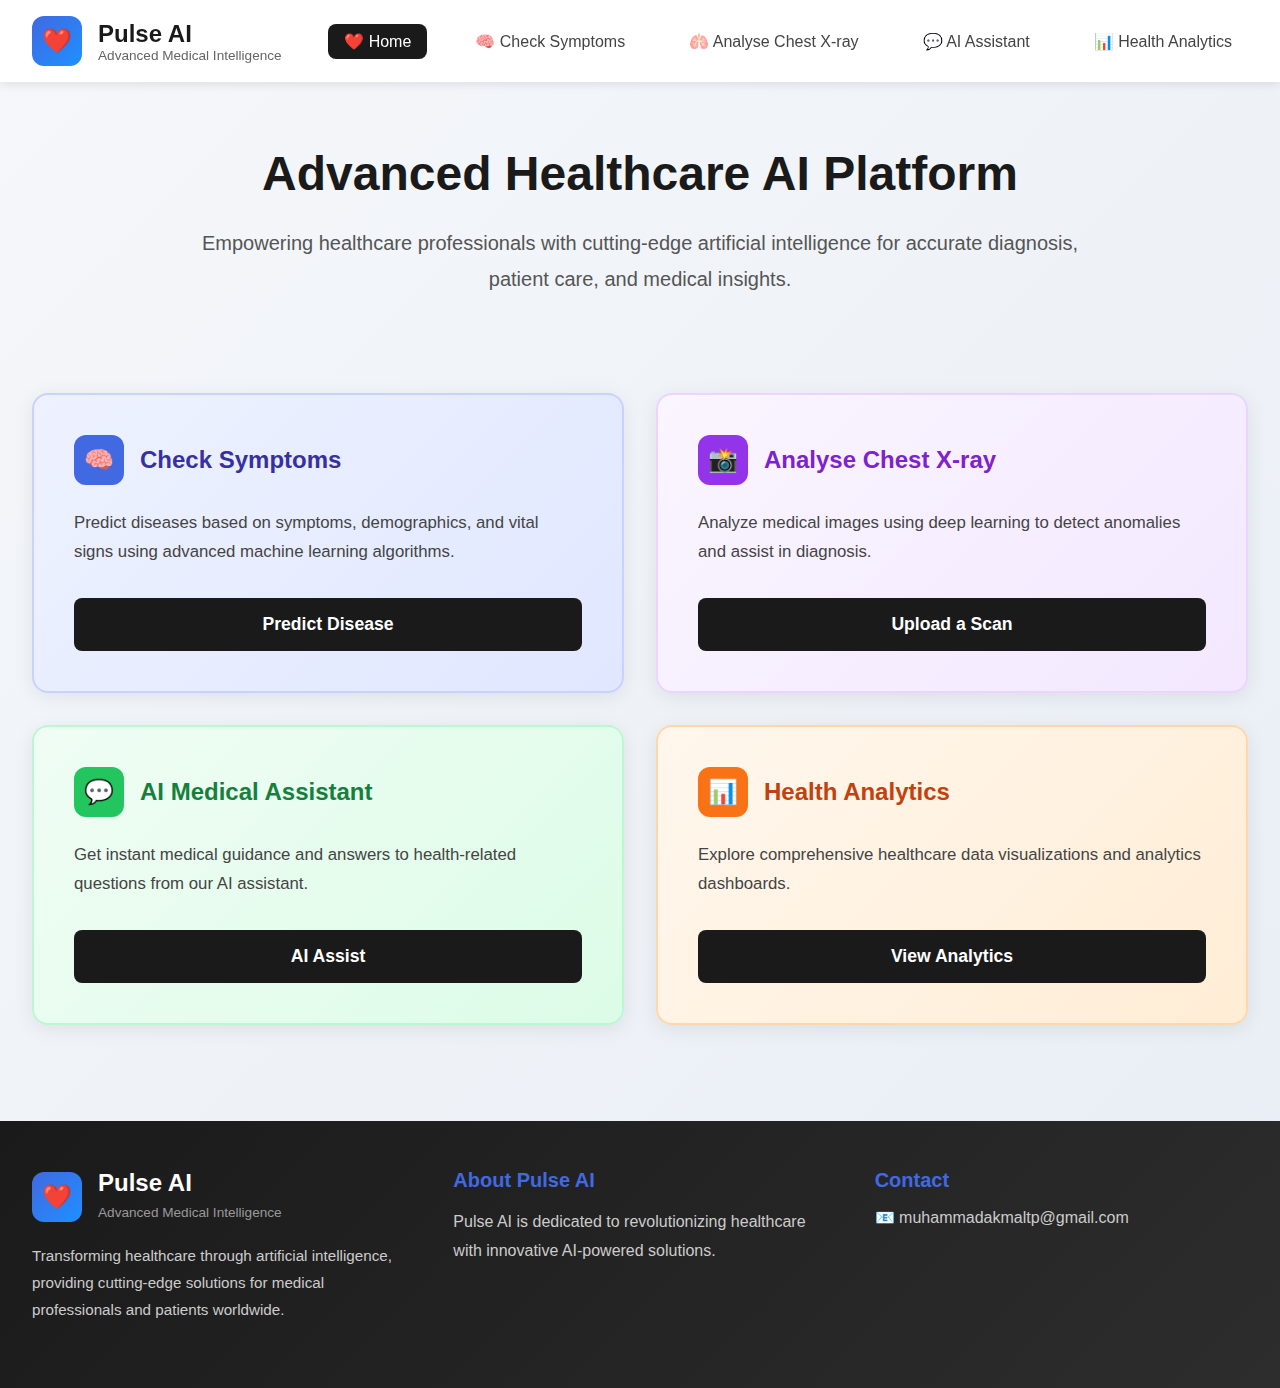
<file: frontend/index.html>
<!DOCTYPE html>
<html lang="en">
<head>
    <meta charset="UTF-8">
    <meta name="viewport" content="width=device-width, initial-scale=1.0">
    <title>Pulse AI - Advanced Medical Intelligence</title>
    <style>
        * {
            margin: 0;
            padding: 0;
            box-sizing: border-box;
        }

        body {
            font-family: -apple-system, BlinkMacSystemFont, 'Segoe UI', Roboto, Oxygen, Ubuntu, Cantarell, sans-serif;
            background: linear-gradient(135deg, #f5f7fa 0%, #e8eef5 100%);
            min-height: 100vh;
        }

        /* Navigation */
        nav {
            background: white;
            padding: 1rem 2rem;
            box-shadow: 0 2px 10px rgba(0,0,0,0.1);
            position: sticky;
            top: 0;
            z-index: 100;
        }

        .nav-container {
            max-width: 1400px;
            margin: 0 auto;
            display: flex;
            justify-content: space-between;
            align-items: center;
        }

        .logo {
            display: flex;
            align-items: center;
            gap: 1rem;
            text-decoration: none;
        }

        .logo-icon {
            width: 50px;
            height: 50px;
            background: linear-gradient(135deg, #4169E1 0%, #1E90FF 100%);
            border-radius: 12px;
            display: flex;
            align-items: center;
            justify-content: center;
            font-size: 24px;
            color: white;
        }

        .logo-text h1 {
            font-size: 1.5rem;
            color: #1a1a1a;
        }

        .logo-text p {
            font-size: 0.85rem;
            color: #666;
        }

        .nav-links {
            display: flex;
            gap: 2rem;
            align-items: center;
        }

        .nav-link {
            display: flex;
            align-items: center;
            gap: 0.5rem;
            text-decoration: none;
            color: #444;
            font-weight: 500;
            transition: color 0.3s;
            padding: 0.5rem 1rem;
            border-radius: 8px;
        }

        .nav-link:hover {
            color: #4169E1;
            background: #f0f4ff;
        }

        .nav-link.active {
            background: #1a1a1a;
            color: white;
        }

        .hamburger {
            display: none;
            flex-direction: column;
            gap: 4px;
            cursor: pointer;
        }

        .hamburger span {
            width: 25px;
            height: 3px;
            background: #1a1a1a;
            border-radius: 2px;
            transition: 0.3s;
        }

        /* Hero Section */
        .hero {
            text-align: center;
            padding: 4rem 2rem;
            max-width: 1200px;
            margin: 0 auto;
        }

        .hero h2 {
            font-size: 3rem;
            color: #1a1a1a;
            margin-bottom: 1.5rem;
            font-weight: 700;
        }

        .hero p {
            font-size: 1.25rem;
            color: #555;
            line-height: 1.8;
            max-width: 900px;
            margin: 0 auto;
        }

        /* Modules Grid */
        .modules-container {
            max-width: 1400px;
            margin: 0 auto;
            padding: 2rem;
            display: grid;
            grid-template-columns: repeat(auto-fit, minmax(500px, 1fr));
            gap: 2rem;
        }

        .module-card {
            background: white;
            border-radius: 16px;
            padding: 2.5rem;
            box-shadow: 0 4px 20px rgba(0,0,0,0.08);
            transition: transform 0.3s, box-shadow 0.3s;
        }

        .module-card:hover {
            transform: translateY(-5px);
            box-shadow: 0 8px 30px rgba(0,0,0,0.12);
        }

        .module-card.blue {
            background: linear-gradient(135deg, #EEF2FF 0%, #E0E7FF 100%);
            border: 2px solid #C7D2FE;
        }

        .module-card.purple {
            background: linear-gradient(135deg, #FAF5FF 0%, #F3E8FF 100%);
            border: 2px solid #E9D5FF;
        }

        .module-card.green {
            background: linear-gradient(135deg, #F0FDF4 0%, #DCFCE7 100%);
            border: 2px solid #BBF7D0;
        }

        .module-card.orange {
            background: linear-gradient(135deg, #FFF7ED 0%, #FFEDD5 100%);
            border: 2px solid #FED7AA;
        }

        .module-header {
            display: flex;
            align-items: center;
            gap: 1rem;
            margin-bottom: 1.5rem;
        }

        .module-icon {
            width: 50px;
            height: 50px;
            border-radius: 12px;
            display: flex;
            align-items: center;
            justify-content: center;
            font-size: 24px;
        }

        .blue .module-icon {
            background: #4169E1;
            color: white;
        }

        .purple .module-icon {
            background: #9333EA;
            color: white;
        }

        .green .module-icon {
            background: #22C55E;
            color: white;
        }

        .orange .module-icon {
            background: #F97316;
            color: white;
        }

        .module-header h3 {
            font-size: 1.5rem;
            font-weight: 600;
        }

        .blue .module-header h3 {
            color: #3730A3;
        }

        .purple .module-header h3 {
            color: #7E22CE;
        }

        .green .module-header h3 {
            color: #15803D;
        }

        .orange .module-header h3 {
            color: #C2410C;
        }

        .module-description {
            color: #444;
            font-size: 1.05rem;
            line-height: 1.7;
            margin-bottom: 2rem;
        }

        .launch-btn {
            width: 100%;
            padding: 1rem;
            background: #1a1a1a;
            color: white;
            border: none;
            border-radius: 8px;
            font-size: 1.1rem;
            font-weight: 600;
            cursor: pointer;
            transition: background 0.3s, transform 0.2s;
        }

        .launch-btn:hover {
            background: #333;
            transform: scale(1.02);
        }

        .launch-btn:active {
            transform: scale(0.98);
        }

        /* Footer Styles */
        footer {
            background: linear-gradient(135deg, #1a1a1a 0%, #2d2d2d 100%);
            color: white;
            padding: 3rem 2rem 1rem;
            margin-top: 4rem;
        }

        .footer-container {
            max-width: 1400px;
            margin: 0 auto;
            display: grid;
            grid-template-columns: repeat(auto-fit, minmax(250px, 1fr));
            gap: 3rem;
            margin-bottom: 2rem;
        }

        .footer-section h4 {
            font-size: 1.25rem;
            margin-bottom: 1rem;
            color: #4169E1;
        }

        .footer-section p {
            line-height: 1.8;
            color: #ccc;
            margin-bottom: 1rem;
        }

        .footer-logo {
            display: flex;
            align-items: center;
            gap: 1rem;
            margin-bottom: 1rem;
        }

        .footer-logo h3 {
            font-size: 1.5rem;
            margin-bottom: 0.25rem;
        }

        .footer-logo p {
            font-size: 0.85rem;
            color: #999;
            margin: 0;
        }

        .footer-desc {
            color: #bbb;
            font-size: 0.95rem;
        }

        .footer-links {
            list-style: none;
        }

        .footer-links li {
            margin-bottom: 0.75rem;
        }

        .footer-links a {
            color: #ccc;
            text-decoration: none;
            transition: color 0.3s;
        }

        .footer-links a:hover {
            color: #4169E1;
        }

        .footer-contact {
            list-style: none;
        }

        .footer-contact li {
            margin-bottom: 0.75rem;
            color: #ccc;
        }

        .footer-bottom {
            max-width: 1400px;
            margin: 0 auto;
            padding-top: 2rem;
            border-top: 1px solid #444;
            display: flex;
            justify-content: space-between;
            align-items: center;
            flex-wrap: wrap;
            gap: 1rem;
        }

        .footer-bottom p {
            color: #999;
            margin: 0;
        }

        .footer-bottom-links {
            display: flex;
            gap: 2rem;
        }

        .footer-bottom-links a {
            color: #999;
            text-decoration: none;
            font-size: 0.9rem;
            transition: color 0.3s;
        }

        .footer-bottom-links a:hover {
            color: #4169E1;
        }

        /* Responsive Design */
        @media (max-width: 1200px) {
            .modules-container {
                grid-template-columns: repeat(auto-fit, minmax(400px, 1fr));
            }
        }

        @media (max-width: 768px) {
            .hamburger {
                display: flex;
            }

            .nav-links {
                position: absolute;
                top: 100%;
                left: 0;
                right: 0;
                background: white;
                flex-direction: column;
                padding: 1rem;
                box-shadow: 0 4px 10px rgba(0,0,0,0.1);
                display: none;
                gap: 0.5rem;
            }

            .nav-links.active {
                display: flex;
            }

            .nav-link {
                width: 100%;
                justify-content: center;
            }

            .hero h2 {
                font-size: 2rem;
            }

            .hero p {
                font-size: 1rem;
            }

            .modules-container {
                grid-template-columns: 1fr;
                padding: 1rem;
                gap: 1.5rem;
            }

            .footer-container {
                grid-template-columns: 1fr;
                gap: 2rem;
            }

            .footer-bottom {
                flex-direction: column;
                text-align: center;
            }

            .footer-bottom-links {
                flex-direction: column;
                gap: 0.5rem;
            }
        }

        @media (max-width: 480px) {
            .logo-text h1 {
                font-size: 1.25rem;
            }

            .logo-text p {
                font-size: 0.75rem;
            }

            .hero h2 {
                font-size: 1.75rem;
            }

            .module-card {
                padding: 1.5rem;
            }

            .module-header h3 {
                font-size: 1.25rem;
            }

            .module-description {
                font-size: 0.95rem;
            }
        }
    </style>
</head>
<body>
    <!-- Navigation -->
    <nav>
        <div class="nav-container">
            <a href="index.html" class="logo">
                <div class="logo-icon">❤️</div>
                <div class="logo-text">
                    <h1>Pulse AI</h1>
                    <p>Advanced Medical Intelligence</p>
                </div>
            </a>
            <div class="hamburger" onclick="toggleMenu()">
                <span></span>
                <span></span>
                <span></span>
            </div>
            <div class="nav-links" id="navLinks">
                <a href="index.html" class="nav-link active">❤️ Home</a>
                <a href="mlprediction.html" class="nav-link">🧠 Check Symptoms</a>
                <a href="dlprediction.html" class="nav-link">🫁 Analyse Chest X-ray</a>
                <a href="aiassist.html" class="nav-link">💬 AI Assistant</a>
                <a href="trendchart.html" class="nav-link">📊 Health Analytics</a>
            </div>
        </div>
    </nav>

    <!-- Hero Section -->
    <section class="hero">
        <h2>Advanced Healthcare AI Platform</h2>
        <p>Empowering healthcare professionals with cutting-edge artificial intelligence for accurate diagnosis, patient care, and medical insights.</p>
    </section>

    <!-- Modules Grid -->
    <div class="modules-container">
        <!-- Check Symptoms Module -->
        <div class="module-card blue">
            <div class="module-header">
                <div class="module-icon">🧠</div>
                <h3>Check Symptoms</h3>
            </div>
            <p class="module-description">
                Predict diseases based on symptoms, demographics, and vital signs using advanced machine learning algorithms.
            </p>
            <button class="launch-btn" onclick="launchModule('mlprediction')">Predict Disease</button>
        </div>

        <!-- Analyse Chest X-ray Module -->
        <div class="module-card purple">
            <div class="module-header">
                <div class="module-icon">📸</div>
                <h3>Analyse Chest X-ray</h3>
            </div>
            <p class="module-description">
                Analyze medical images using deep learning to detect anomalies and assist in diagnosis.
            </p>
            <button class="launch-btn" onclick="launchModule('dlprediction')">Upload a Scan</button>
        </div>

        <!-- AI Medical Assistant Module -->
        <div class="module-card green">
            <div class="module-header">
                <div class="module-icon">💬</div>
                <h3>AI Medical Assistant</h3>
            </div>
            <p class="module-description">
                Get instant medical guidance and answers to health-related questions from our AI assistant.
            </p>
            <button class="launch-btn" onclick="launchModule('aiassist')">AI Assist</button>
        </div>

        <!-- Health Analytics Module -->
        <div class="module-card orange">
            <div class="module-header">
                <div class="module-icon">📊</div>
                <h3>Health Analytics</h3>
            </div>
            <p class="module-description">
                Explore comprehensive healthcare data visualizations and analytics dashboards.
            </p>
            <button class="launch-btn" onclick="launchModule('trendchart')">View Analytics</button>
        </div>
    </div>

    <!-- Footer -->
    <footer>
        <div class="footer-container">
            <div class="footer-section">
                <div class="footer-logo">
                    <div class="logo-icon">❤️</div>
                    <div>
                        <h3>Pulse AI</h3>
                        <p>Advanced Medical Intelligence</p>
                    </div>
                </div>
                <p class="footer-desc">
                    Transforming healthcare through artificial intelligence, providing cutting-edge solutions for medical professionals and patients worldwide.
                </p>
            </div>

            <div class="footer-section">
                <h4>About Pulse AI</h4>
                <p>Pulse AI is dedicated to revolutionizing healthcare with innovative AI-powered solutions.</p>
            </div>

            <div class="footer-section">
                <h4>Contact</h4>
                <ul class="footer-contact">
                    <li>📧 muhammadakmaltp@gmail.com</li>
                </ul>
            </div>
        </div>
    </footer>

    <script>
        function toggleMenu() {
            const navLinks = document.getElementById('navLinks');
            navLinks.classList.toggle('active');
        }

        function launchModule(module) {
            window.location.href = `${module}.html`;
        }

        // Close mobile menu when clicking outside
        document.addEventListener('click', function(e) {
            const navLinks = document.getElementById('navLinks');
            const hamburger = document.querySelector('.hamburger');
            
            if (!navLinks.contains(e.target) && !hamburger.contains(e.target)) {
                navLinks.classList.remove('active');
            }
        });
    </script>
</body>
</html>
</file>
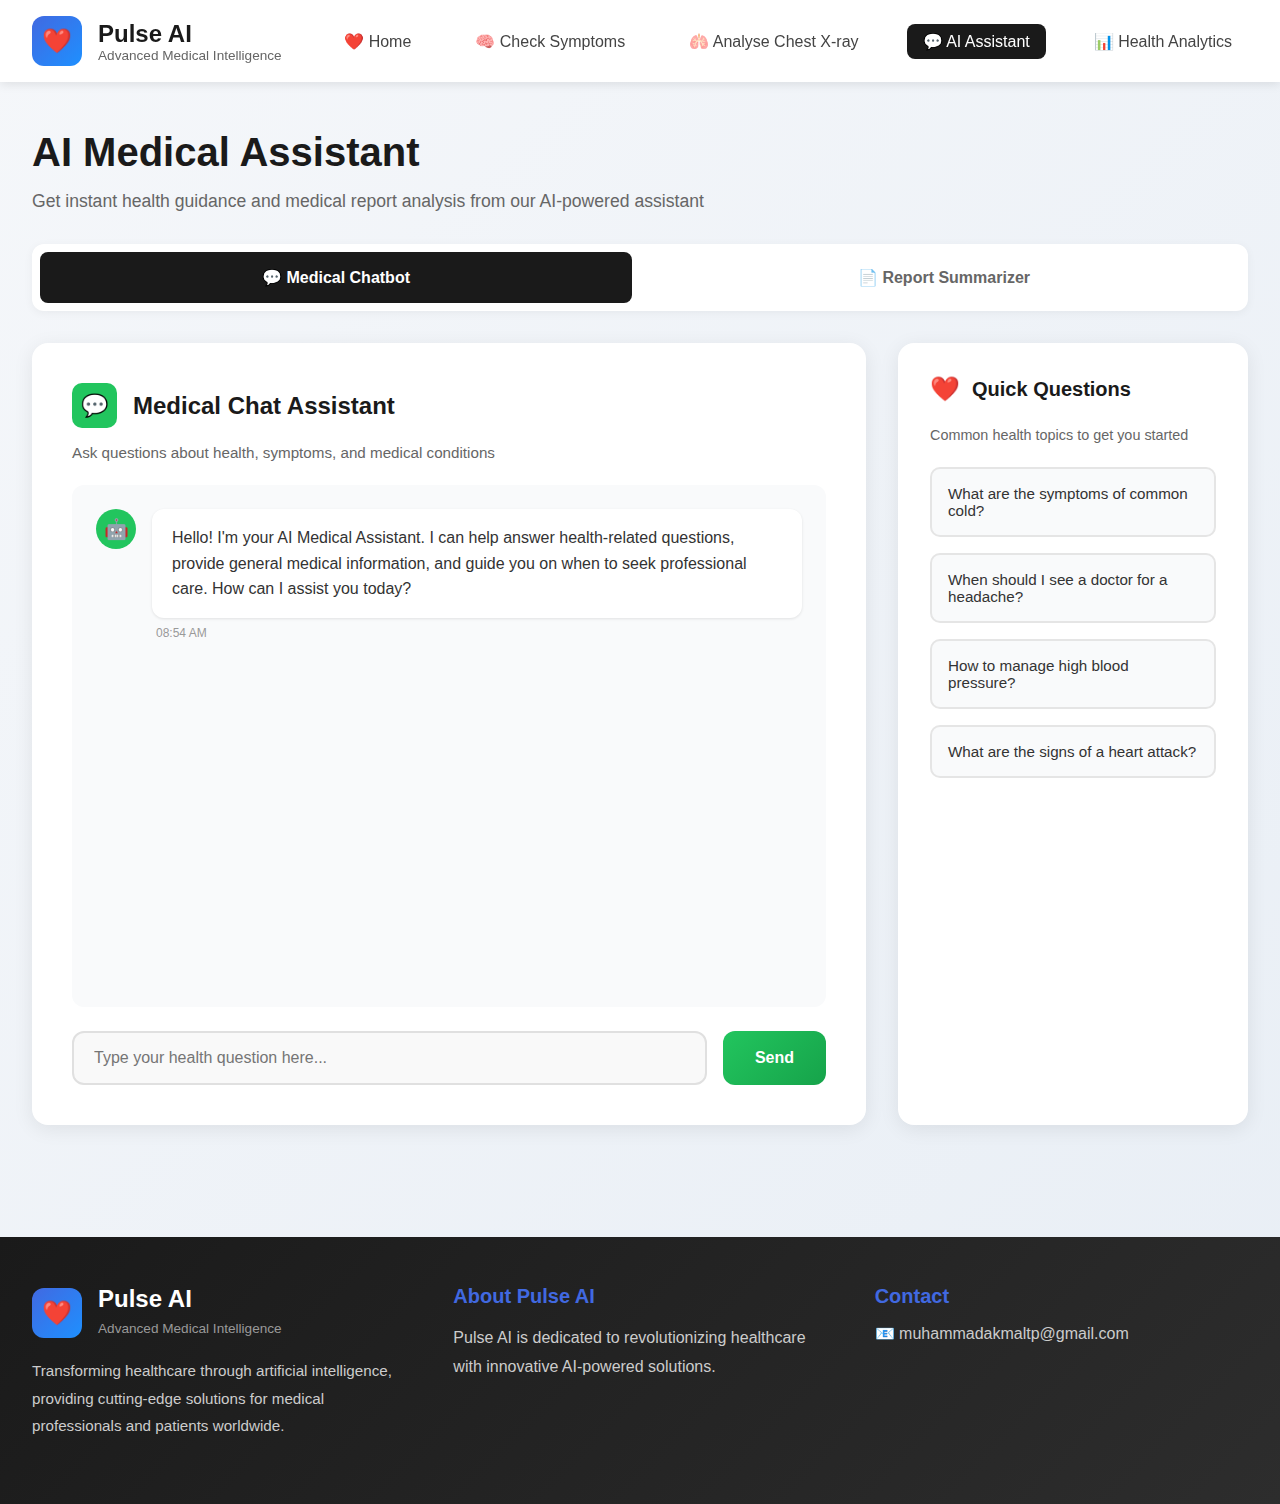
<file: frontend/aiassist.html>
<!DOCTYPE html>
<html lang="en">
<head>
    <meta charset="UTF-8">
    <meta name="viewport" content="width=device-width, initial-scale=1.0">
    <title>AI Medical Assistant - Pulse AI</title>
    <style>
        * {
            margin: 0;
            padding: 0;
            box-sizing: border-box;
        }

        body {
            font-family: -apple-system, BlinkMacSystemFont, 'Segoe UI', Roboto, Oxygen, Ubuntu, Cantarell, sans-serif;
            background: linear-gradient(135deg, #f5f7fa 0%, #e8eef5 100%);
            min-height: 100vh;
        }

        /* Navigation */
        nav {
            background: white;
            padding: 1rem 2rem;
            box-shadow: 0 2px 10px rgba(0,0,0,0.1);
            position: sticky;
            top: 0;
            z-index: 100;
        }

        .nav-container {
            max-width: 1400px;
            margin: 0 auto;
            display: flex;
            justify-content: space-between;
            align-items: center;
        }

        .logo {
            display: flex;
            align-items: center;
            gap: 1rem;
            text-decoration: none;
        }

        .logo-icon {
            width: 50px;
            height: 50px;
            background: linear-gradient(135deg, #4169E1 0%, #1E90FF 100%);
            border-radius: 12px;
            display: flex;
            align-items: center;
            justify-content: center;
            font-size: 24px;
            color: white;
        }

        .logo-text h1 {
            font-size: 1.5rem;
            color: #1a1a1a;
        }

        .logo-text p {
            font-size: 0.85rem;
            color: #666;
        }

        .nav-links {
            display: flex;
            gap: 2rem;
            align-items: center;
        }

        .nav-link {
            display: flex;
            align-items: center;
            gap: 0.5rem;
            text-decoration: none;
            color: #444;
            font-weight: 500;
            transition: color 0.3s;
            padding: 0.5rem 1rem;
            border-radius: 8px;
        }

        .nav-link:hover {
            color: #4169E1;
            background: #f0f4ff;
        }

        .nav-link.active {
            background: #1a1a1a;
            color: white;
        }

        .hamburger {
            display: none;
            flex-direction: column;
            gap: 4px;
            cursor: pointer;
        }

        .hamburger span {
            width: 25px;
            height: 3px;
            background: #1a1a1a;
            border-radius: 2px;
            transition: 0.3s;
        }

        /* Main Content */
        .main-content {
            max-width: 1400px;
            margin: 0 auto;
            padding: 3rem 2rem;
        }

        .page-header {
            margin-bottom: 2rem;
        }

        .page-header h2 {
            font-size: 2.5rem;
            color: #1a1a1a;
            margin-bottom: 1rem;
        }

        .page-header p {
            font-size: 1.1rem;
            color: #666;
        }

        /* Tab Navigation */
        .tab-navigation {
            display: flex;
            gap: 1rem;
            margin-bottom: 2rem;
            background: white;
            padding: 0.5rem;
            border-radius: 12px;
            box-shadow: 0 2px 10px rgba(0,0,0,0.05);
        }

        .tab-btn {
            flex: 1;
            padding: 1rem 2rem;
            border: none;
            background: transparent;
            color: #666;
            font-size: 1rem;
            font-weight: 600;
            border-radius: 8px;
            cursor: pointer;
            transition: all 0.3s;
            display: flex;
            align-items: center;
            justify-content: center;
            gap: 0.5rem;
        }

        .tab-btn:hover {
            background: #f0f4ff;
            color: #4169E1;
        }

        .tab-btn.active {
            background: #1a1a1a;
            color: white;
        }

        .tab-content {
            display: none;
        }

        .tab-content.active {
            display: grid;
            grid-template-columns: 1fr 350px;
            gap: 2rem;
        }

        /* Cards */
        .card {
            background: white;
            border-radius: 16px;
            padding: 2.5rem;
            box-shadow: 0 4px 20px rgba(0,0,0,0.08);
        }

        .card-header {
            display: flex;
            align-items: center;
            gap: 1rem;
            margin-bottom: 1rem;
        }

        .card-icon {
            width: 45px;
            height: 45px;
            background: #22C55E;
            border-radius: 10px;
            display: flex;
            align-items: center;
            justify-content: center;
            font-size: 22px;
            color: white;
        }

        .card-header h3 {
            font-size: 1.5rem;
            color: #1a1a1a;
        }

        .card-subtitle {
            color: #666;
            font-size: 0.95rem;
            margin-bottom: 1.5rem;
        }

        /* Chat Section */
        .chat-container {
            display: flex;
            flex-direction: column;
            height: 600px;
        }

        .chat-messages {
            flex: 1;
            overflow-y: auto;
            padding: 1.5rem;
            background: #f9fafb;
            border-radius: 12px;
            margin-bottom: 1.5rem;
        }

        .message {
            margin-bottom: 1.5rem;
            display: flex;
            gap: 1rem;
        }

        .message-avatar {
            width: 40px;
            height: 40px;
            border-radius: 50%;
            display: flex;
            align-items: center;
            justify-content: center;
            font-size: 20px;
            flex-shrink: 0;
        }

        .message.bot .message-avatar {
            background: #22C55E;
            color: white;
        }

        .message.user .message-avatar {
            background: #4169E1;
            color: white;
        }

        .message-content {
            flex: 1;
        }

        .message-text {
            background: white;
            padding: 1rem 1.25rem;
            border-radius: 12px;
            line-height: 1.6;
            color: #333;
            box-shadow: 0 1px 3px rgba(0,0,0,0.1);
        }

        .message.user .message-text {
            background: #4169E1;
            color: white;
        }

        .message-time {
            font-size: 0.75rem;
            color: #999;
            margin-top: 0.5rem;
            padding-left: 0.25rem;
        }

        .chat-input-container {
            display: flex;
            gap: 1rem;
        }

        .chat-input {
            flex: 1;
            padding: 1rem 1.25rem;
            border: 2px solid #e0e0e0;
            border-radius: 12px;
            font-size: 1rem;
            transition: border-color 0.3s;
            background: #f9f9f9;
        }

        .chat-input:focus {
            outline: none;
            border-color: #22C55E;
            background: white;
        }

        .send-btn {
            padding: 1rem 2rem;
            background: linear-gradient(135deg, #22C55E 0%, #16A34A 100%);
            color: white;
            border: none;
            border-radius: 12px;
            font-size: 1rem;
            font-weight: 600;
            cursor: pointer;
            transition: all 0.3s;
        }

        .send-btn:hover {
            transform: translateY(-2px);
            box-shadow: 0 6px 20px rgba(34, 197, 94, 0.4);
        }

        .send-btn:disabled {
            background: #9ca3af;
            cursor: not-allowed;
            transform: none;
        }

        /* Quick Questions Sidebar */
        .sidebar-card {
            background: white;
            border-radius: 16px;
            padding: 2rem;
            box-shadow: 0 4px 20px rgba(0,0,0,0.08);
        }

        .sidebar-header {
            display: flex;
            align-items: center;
            gap: 0.75rem;
            margin-bottom: 1.5rem;
        }

        .sidebar-icon {
            font-size: 24px;
        }

        .sidebar-header h4 {
            font-size: 1.25rem;
            color: #1a1a1a;
        }

        .sidebar-subtitle {
            color: #666;
            font-size: 0.9rem;
            margin-bottom: 1.5rem;
        }

        .quick-question {
            padding: 1rem;
            background: #f9fafb;
            border: 2px solid #e5e5e5;
            border-radius: 10px;
            margin-bottom: 1rem;
            cursor: pointer;
            transition: all 0.3s;
            font-size: 0.95rem;
            color: #333;
        }

        .quick-question:hover {
            border-color: #22C55E;
            background: #f0fdf4;
            transform: translateX(5px);
        }

        /* Report Summarizer Section */
        .upload-section {
            margin-bottom: 2rem;
        }

        .upload-section h4 {
            font-size: 1.1rem;
            color: #1a1a1a;
            margin-bottom: 1rem;
        }

        .file-upload-btn {
            width: 100%;
            padding: 2rem;
            border: 3px dashed #d0d0d0;
            border-radius: 12px;
            background: #fafafa;
            cursor: pointer;
            transition: all 0.3s;
            text-align: center;
        }

        .file-upload-btn:hover {
            border-color: #22C55E;
            background: #f0fdf4;
        }

        .file-upload-btn .upload-icon {
            font-size: 48px;
            margin-bottom: 0.5rem;
        }

        .file-upload-btn p {
            color: #666;
            font-size: 1rem;
            font-weight: 500;
        }

        .file-input {
            display: none;
        }

        .file-preview {
            display: none;
            padding: 1rem;
            background: #f0fdf4;
            border: 2px solid #22C55E;
            border-radius: 10px;
            margin-bottom: 1rem;
        }

        .file-preview.show {
            display: flex;
            align-items: center;
            justify-content: space-between;
        }

        .file-info {
            display: flex;
            align-items: center;
            gap: 0.75rem;
        }

        .file-icon {
            font-size: 24px;
        }

        .remove-file-btn {
            background: #ff4444;
            color: white;
            border: none;
            border-radius: 6px;
            padding: 0.5rem 1rem;
            cursor: pointer;
            font-weight: 600;
        }

        .divider {
            text-align: center;
            margin: 2rem 0;
            position: relative;
        }

        .divider::before,
        .divider::after {
            content: '';
            position: absolute;
            top: 50%;
            width: 45%;
            height: 1px;
            background: #e0e0e0;
        }

        .divider::before {
            left: 0;
        }

        .divider::after {
            right: 0;
        }

        .divider span {
            background: white;
            padding: 0 1rem;
            color: #999;
            font-weight: 600;
        }

        .text-area {
            width: 100%;
            min-height: 300px;
            padding: 1rem;
            border: 2px solid #e0e0e0;
            border-radius: 12px;
            font-size: 1rem;
            font-family: inherit;
            resize: vertical;
            transition: border-color 0.3s;
            background: #f9f9f9;
        }

        .text-area:focus {
            outline: none;
            border-color: #22C55E;
            background: white;
        }

        .generate-btn {
            width: 100%;
            padding: 1rem;
            background: linear-gradient(135deg, #22C55E 0%, #16A34A 100%);
            color: white;
            border: none;
            border-radius: 12px;
            font-size: 1.1rem;
            font-weight: 600;
            cursor: pointer;
            transition: all 0.3s;
            margin-top: 1.5rem;
            display: flex;
            align-items: center;
            justify-content: center;
            gap: 0.5rem;
        }

        .generate-btn:hover {
            transform: translateY(-2px);
            box-shadow: 0 6px 20px rgba(34, 197, 94, 0.4);
        }

        .generate-btn:disabled {
            background: #9ca3af;
            cursor: not-allowed;
            transform: none;
        }

        .summary-result {
            display: none;
            background: #f0fdf4;
            border: 2px solid #22C55E;
            border-radius: 12px;
            padding: 2rem;
            margin-top: 2rem;
        }

        .summary-result.show {
            display: block;
        }

        .summary-result h4 {
            color: #15803D;
            margin-bottom: 1rem;
            font-size: 1.3rem;
        }

        .summary-content {
            color: #333;
            line-height: 1.8;
            white-space: pre-wrap;
        }

        /* Footer */
        footer {
            background: linear-gradient(135deg, #1a1a1a 0%, #2d2d2d 100%);
            color: white;
            padding: 3rem 2rem 1rem;
            margin-top: 4rem;
        }

        .footer-container {
            max-width: 1400px;
            margin: 0 auto;
            display: grid;
            grid-template-columns: repeat(auto-fit, minmax(250px, 1fr));
            gap: 3rem;
            margin-bottom: 2rem;
        }

        .footer-section h4 {
            font-size: 1.25rem;
            margin-bottom: 1rem;
            color: #4169E1;
        }

        .footer-section p {
            line-height: 1.8;
            color: #ccc;
            margin-bottom: 1rem;
        }

        .footer-logo {
            display: flex;
            align-items: center;
            gap: 1rem;
            margin-bottom: 1rem;
        }

        .footer-logo h3 {
            font-size: 1.5rem;
            margin-bottom: 0.25rem;
        }

        .footer-logo p {
            font-size: 0.85rem;
            color: #999;
            margin: 0;
        }

        .footer-desc {
            color: #bbb;
            font-size: 0.95rem;
        }

        .footer-links {
            list-style: none;
        }

        .footer-links li {
            margin-bottom: 0.75rem;
        }

        .footer-links a {
            color: #ccc;
            text-decoration: none;
            transition: color 0.3s;
        }

        .footer-links a:hover {
            color: #4169E1;
        }

        .footer-contact {
            list-style: none;
        }

        .footer-contact li {
            margin-bottom: 0.75rem;
            color: #ccc;
        }

        .footer-bottom {
            max-width: 1400px;
            margin: 0 auto;
            padding-top: 2rem;
            border-top: 1px solid #444;
            display: flex;
            justify-content: space-between;
            align-items: center;
            flex-wrap: wrap;
            gap: 1rem;
        }

        .footer-bottom p {
            color: #999;
            margin: 0;
        }

        .footer-bottom-links {
            display: flex;
            gap: 2rem;
        }

        .footer-bottom-links a {
            color: #999;
            text-decoration: none;
            font-size: 0.9rem;
            transition: color 0.3s;
        }

        .footer-bottom-links a:hover {
            color: #4169E1;
        }

        /* Responsive Design */
        @media (max-width: 1024px) {
            .tab-content.active {
                grid-template-columns: 1fr;
            }
        }

        @media (max-width: 768px) {
            .hamburger {
                display: flex;
            }

            .nav-links {
                position: absolute;
                top: 100%;
                left: 0;
                right: 0;
                background: white;
                flex-direction: column;
                padding: 1rem;
                box-shadow: 0 4px 10px rgba(0,0,0,0.1);
                display: none;
                gap: 0.5rem;
            }

            .nav-links.active {
                display: flex;
            }

            .page-header h2 {
                font-size: 2rem;
            }

            .tab-navigation {
                flex-direction: column;
                gap: 0.5rem;
            }

            .chat-container {
                height: 500px;
            }

            .footer-container {
                grid-template-columns: 1fr;
                gap: 2rem;
            }

            .footer-bottom {
                flex-direction: column;
                text-align: center;
            }

            .footer-bottom-links {
                flex-direction: column;
                gap: 0.5rem;
            }
        }

        @media (max-width: 480px) {
            .card {
                padding: 1.5rem;
            }

            .sidebar-card {
                padding: 1.5rem;
            }
        }
    </style>
</head>
<body>
    <!-- Navigation -->
    <nav>
        <div class="nav-container">
            <a href="index.html" class="logo">
                <div class="logo-icon">❤️</div>
                <div class="logo-text">
                    <h1>Pulse AI</h1>
                    <p>Advanced Medical Intelligence</p>
                </div>
            </a>
            <div class="hamburger" onclick="toggleMenu()">
                <span></span>
                <span></span>
                <span></span>
            </div>
            <div class="nav-links" id="navLinks">
                <a href="index.html" class="nav-link">❤️ Home</a>
                <a href="mlprediction.html" class="nav-link">🧠 Check Symptoms</a>
                <a href="dlprediction.html" class="nav-link">🫁 Analyse Chest X-ray</a>
                <a href="aiassist.html" class="nav-link active">💬 AI Assistant</a>
                <a href="trendchart.html" class="nav-link">📊 Health Analytics</a>
            </div>
        </div>
    </nav>

    <!-- Main Content -->
    <div class="main-content">
        <div class="page-header">
            <h2>AI Medical Assistant</h2>
            <p>Get instant health guidance and medical report analysis from our AI-powered assistant</p>
        </div>

        <!-- Tab Navigation -->
        <div class="tab-navigation">
            <button class="tab-btn active" onclick="switchTab('chatbot')">
                💬 Medical Chatbot
            </button>
            <button class="tab-btn" onclick="switchTab('summarizer')">
                📄 Report Summarizer
            </button>
        </div>

        <!-- Chatbot Tab -->
        <div class="tab-content active" id="chatbot-tab">
            <div class="card">
                <div class="card-header">
                    <div class="card-icon">💬</div>
                    <h3>Medical Chat Assistant</h3>
                </div>
                <p class="card-subtitle">Ask questions about health, symptoms, and medical conditions</p>

                <div class="chat-container">
                    <div class="chat-messages" id="chatMessages">
                        <div class="message bot">
                            <div class="message-avatar">🤖</div>
                            <div class="message-content">
                                <div class="message-text">
                                    Hello! I'm your AI Medical Assistant. I can help answer health-related questions, provide general medical information, and guide you on when to seek professional care. How can I assist you today?
                                </div>
                                <div class="message-time">08:54 AM</div>
                            </div>
                        </div>
                    </div>

                    <div class="chat-input-container">
                        <input type="text" class="chat-input" id="chatInput" placeholder="Type your health question here..." onkeypress="handleKeyPress(event)">
                        <button class="send-btn" id="sendBtn" onclick="sendMessage()">Send</button>
                    </div>
                </div>
            </div>

            <div class="sidebar-card">
                <div class="sidebar-header">
                    <span class="sidebar-icon">❤️</span>
                    <h4>Quick Questions</h4>
                </div>
                <p class="sidebar-subtitle">Common health topics to get you started</p>

                <div class="quick-question" onclick="askQuestion('What are the symptoms of common cold?')">
                    What are the symptoms of common cold?
                </div>
                <div class="quick-question" onclick="askQuestion('When should I see a doctor for a headache?')">
                    When should I see a doctor for a headache?
                </div>
                <div class="quick-question" onclick="askQuestion('How to manage high blood pressure?')">
                    How to manage high blood pressure?
                </div>
                <div class="quick-question" onclick="askQuestion('What are the signs of a heart attack?')">
                    What are the signs of a heart attack?
                </div>
            </div>
        </div>

        <!-- Report Summarizer Tab -->
        <div class="tab-content" id="summarizer-tab">
            <div class="card" style="grid-column: 1 / -1;">
                <div class="card-header">
                    <div class="card-icon">📄</div>
                    <h3>Upload Medical Report</h3>
                </div>
                <p class="card-subtitle">Upload a PDF file or paste text to generate an AI summary</p>

                <div class="upload-section">
                    <h4>Upload File (PDF)</h4>
                    <div class="file-preview" id="filePreview">
                        <div class="file-info">
                            <span class="file-icon">📄</span>
                            <span id="fileName">medical_report.pdf</span>
                        </div>
                        <button class="remove-file-btn" onclick="removeFile()">Remove</button>
                    </div>
                    <div class="file-upload-btn" id="fileUploadBtn" onclick="document.getElementById('pdfInput').click()">
                        <div class="upload-icon">⬆️</div>
                        <p>Choose File</p>
                    </div>
                    <input type="file" id="pdfInput" class="file-input" accept=".pdf" onchange="handleFileUpload(event)">
                </div>

                <div class="divider">
                    <span>OR</span>
                </div>

                <div class="text-section">
                    <h4>Paste Report Text</h4>
                    <textarea class="text-area" id="reportText" placeholder="Paste your medical report text here..."></textarea>
                </div>

                <button class="generate-btn" id="generateBtn" onclick="generateSummary()">
                    📄 Generate Summary
                </button>

                <div class="summary-result" id="summaryResult">
                    <h4>AI-Generated Summary</h4>
                    <div class="summary-content" id="summaryContent"></div>
                </div>
            </div>
        </div>
    </div>

    <!-- Footer -->
    <footer>
        <div class="footer-container">
            <div class="footer-section">
                <div class="footer-logo">
                    <div class="logo-icon">❤️</div>
                    <div>
                        <h3>Pulse AI</h3>
                        <p>Advanced Medical Intelligence</p>
                    </div>
                </div>
                <p class="footer-desc">
                    Transforming healthcare through artificial intelligence, providing cutting-edge solutions for medical professionals and patients worldwide.
                </p>
            </div>

            <div class="footer-section">
                <h4>About Pulse AI</h4>
                <p>Pulse AI is dedicated to revolutionizing healthcare with innovative AI-powered solutions.</p>
            </div>

            <div class="footer-section">
                <h4>Contact</h4>
                <ul class="footer-contact">
                    <li>📧 muhammadakmaltp@gmail.com</li>
                </ul>
            </div>
        </div>

    </footer>

    <script>
      
        const API_BASE_URL = 'api';

        function toggleMenu() {
            const navLinks = document.getElementById('navLinks');
            navLinks.classList.toggle('active');
        }

        function switchTab(tab) {
            document.querySelectorAll('.tab-btn').forEach(btn => btn.classList.remove('active'));
            event.target.classList.add('active');

            document.querySelectorAll('.tab-content').forEach(content => content.classList.remove('active'));
            document.getElementById(tab + '-tab').classList.add('active');
        }

        //  CHATBOT FUNCTIONS
        
        async function sendMessage() {
            const input = document.getElementById('chatInput');
            const sendBtn = document.getElementById('sendBtn');
            const message = input.value.trim();
            
            if (message) {
                addMessage(message, 'user');
                input.value = '';
                sendBtn.disabled = true;
                
                // Show typing indicator
                const typingDiv = document.createElement('div');
                typingDiv.className = 'message bot';
                typingDiv.id = 'typing-indicator';
                typingDiv.innerHTML = `
                    <div class="message-avatar">🤖</div>
                    <div class="message-content">
                        <div class="message-text">Typing...</div>
                    </div>
                `;
                document.getElementById('chatMessages').appendChild(typingDiv);
                
                try {
                    const response = await generateAIResponse(message);
                    const typingIndicator = document.getElementById('typing-indicator');
                    if (typingIndicator) {
                        typingIndicator.remove();
                    }
                    addMessage(response, 'bot');
                } catch (error) {
                    const typingIndicator = document.getElementById('typing-indicator');
                    if (typingIndicator) {
                        typingIndicator.remove();
                    }
                    addMessage("Sorry, I encountered an error connecting to the server. Please try again.", 'bot');
                    console.error('Chat error:', error);
                } finally {
                    sendBtn.disabled = false;
                }
            }
        }

        async function generateAIResponse(question) {
            try {
                // Build chat history from current messages
                const chatHistory = [];
                const messages = document.querySelectorAll('.message');
                let lastUserMessage = null;
                
                messages.forEach((msg) => {
                    const text = msg.querySelector('.message-text').textContent;
                    if (text === "Hello! I'm your AI Medical Assistant. I can help answer health-related questions, provide general medical information, and guide you on when to seek professional care. How can I assist you today?") {
                        return; // Skip initial greeting
                    }
                    
                    if (msg.classList.contains('user')) {
                        lastUserMessage = text;
                    } else if (msg.classList.contains('bot') && lastUserMessage) {
                        chatHistory.push([lastUserMessage, text]);
                        lastUserMessage = null;
                    }
                });

                


            const response = await fetch(`${API_BASE_URL}/assistant/chat`, {
                    method: 'POST',
                    headers: {
                        'Content-Type': 'application/json',
                    },
                    body: JSON.stringify({
                        question: question,
                        chat_history: chatHistory
                    })
                });

                if (!response.ok) {
                    throw new Error(`HTTP error! status: ${response.status}`);
                }

                const data = await response.json();
                return data.answer;
            } catch (error) {
                console.error('Error calling chatbot API:', error);
                throw error;
            }
        }

        function handleKeyPress(event) {
            if (event.key === 'Enter') {
                sendMessage();
            }
        }

        function addMessage(text, sender) {
            const chatMessages = document.getElementById('chatMessages');
            const time = new Date().toLocaleTimeString('en-US', { hour: '2-digit', minute: '2-digit' });
            
            const messageDiv = document.createElement('div');
            messageDiv.className = `message ${sender}`;
            messageDiv.innerHTML = `
                <div class="message-avatar">${sender === 'bot' ? '🤖' : '👤'}</div>
                <div class="message-content">
                    <div class="message-text">${text}</div>
                    <div class="message-time">${time}</div>
                </div>
            `;
            
            chatMessages.appendChild(messageDiv);
            chatMessages.scrollTop = chatMessages.scrollHeight;
        }

        function askQuestion(question) {
            document.getElementById('chatInput').value = question;
            sendMessage();
        }

        //  REPORT SUMMARIZER FUNCTIONS 
        
        let uploadedFile = null;

        function handleFileUpload(event) {
            const file = event.target.files[0];
            if (file) {
                if (file.type !== 'application/pdf') {
                    alert('Please upload a PDF file');
                    return;
                }
                
                uploadedFile = file;
                document.getElementById('fileName').textContent = file.name;
                document.getElementById('filePreview').classList.add('show');
                document.getElementById('fileUploadBtn').style.display = 'none';
                document.getElementById('summaryResult').classList.remove('show');
            }
        }

        function removeFile() {
            uploadedFile = null;
            document.getElementById('filePreview').classList.remove('show');
            document.getElementById('fileUploadBtn').style.display = 'block';
            document.getElementById('pdfInput').value = '';
        }

        async function generateSummary() {
            const reportText = document.getElementById('reportText').value.trim();
            
            if (!uploadedFile && !reportText) {
                alert('Please upload a PDF file or paste report text');
                return;
            }

            const btn = document.getElementById('generateBtn');
            btn.disabled = true;
            btn.innerHTML = '⏳ Generating Summary...';

            try {
                let requestBody = {};
                
                if (reportText) {
                    requestBody.raw_text = reportText;
                } else if (uploadedFile) {
                    // Convert file to base64
                    const base64 = await fileToBase64(uploadedFile);
                    // Remove the data:application/pdf;base64, prefix
                    requestBody.pdf_base64 = base64.split(',')[1];
                }

                const response = await fetch(`${API_BASE_URL}/assistant/summarize`, {
                    method: 'POST',
                    headers: {
                        'Content-Type': 'application/json',
                    },
                    body: JSON.stringify(requestBody)
                });

                if (!response.ok) {
                    const errorData = await response.json().catch(() => ({}));
                    throw new Error(errorData.detail || `HTTP error! status: ${response.status}`);
                }

                const data = await response.json();
                document.getElementById('summaryContent').textContent = data.summary;
                document.getElementById('summaryResult').classList.add('show');

                // Scroll to results
                document.getElementById('summaryResult').scrollIntoView({ behavior: 'smooth' });
            } catch (error) {
                console.error('Error generating summary:', error);
                alert('Failed to generate summary. Please check your connection and try again.\n\nError: ' + error.message);
            } finally {
                btn.disabled = false;
                btn.innerHTML = '📄 Generate Summary';
            }
        }

        // Helper function to convert file to base64
        function fileToBase64(file) {
            return new Promise((resolve, reject) => {
                const reader = new FileReader();
                reader.readAsDataURL(file);
                reader.onload = () => resolve(reader.result);
                reader.onerror = error => reject(error);
            });
        }

        // Close mobile menu when clicking outside
        document.addEventListener('click', function(e) {
            const navLinks = document.getElementById('navLinks');
            const hamburger = document.querySelector('.hamburger');
            
            if (!navLinks.contains(e.target) && !hamburger.contains(e.target)) {
                navLinks.classList.remove('active');
            }
        });
    </script>
</body>
</html>
</file>
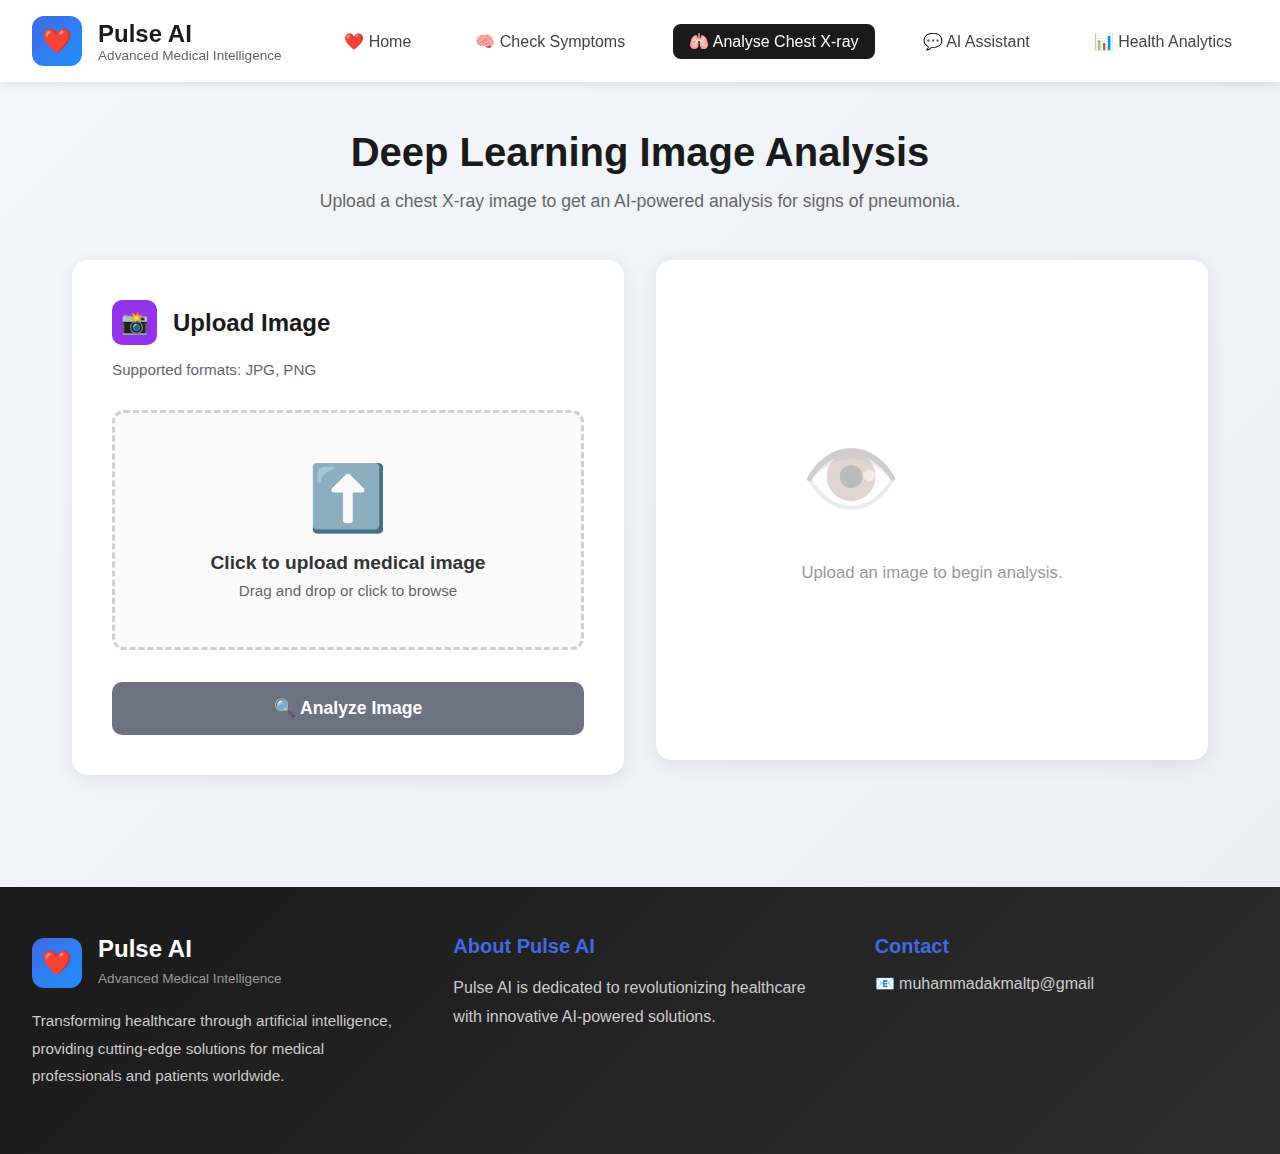
<file: frontend/dlprediction.html>
<!DOCTYPE html>
<html lang="en">
<head>
    <meta charset="UTF-8">
    <meta name="viewport" content="width=device-width, initial-scale=1.0">
    <title>Analyse Chest X-ray - Pulse AI</title>
    <style>
        * { margin: 0; padding: 0; box-sizing: border-box; }
        body { font-family: -apple-system, BlinkMacSystemFont, 'Segoe UI', Roboto, Oxygen, Ubuntu, Cantarell, sans-serif; background: linear-gradient(135deg, #f5f7fa 0%, #e8eef5 100%); min-height: 100vh; }
        
        /* Navigation - Updated to match index.html */
        nav { background: white; padding: 1rem 2rem; box-shadow: 0 2px 10px rgba(0,0,0,0.1); position: sticky; top: 0; z-index: 100; }
        .nav-container { max-width: 1400px; margin: 0 auto; display: flex; justify-content: space-between; align-items: center; }
        .logo { display: flex; align-items: center; gap: 1rem; text-decoration: none; }
        .logo-icon { width: 50px; height: 50px; background: linear-gradient(135deg, #4169E1 0%, #1E90FF 100%); border-radius: 12px; display: flex; align-items: center; justify-content: center; font-size: 24px; color: white; }
        .logo-text h1 { font-size: 1.5rem; color: #1a1a1a; }
        .logo-text p { font-size: 0.85rem; color: #666; }
        .nav-links { display: flex; gap: 2rem; align-items: center; }
        .nav-link { display: flex; align-items: center; gap: 0.5rem; text-decoration: none; color: #444; font-weight: 500; transition: color 0.3s; padding: 0.5rem 1rem; border-radius: 8px; }
        .nav-link:hover { color: #4169E1; background: #f0f4ff; }
        .nav-link.active { background: #1a1a1a; color: white; }
        .hamburger { display: none; flex-direction: column; gap: 4px; cursor: pointer; }
        .hamburger span { width: 25px; height: 3px; background: #1a1a1a; border-radius: 2px; transition: 0.3s; }
        
        .main-content { max-width: 1200px; margin: 0 auto; padding: 3rem 2rem; }
        .page-header { text-align: center; margin-bottom: 3rem; }
        .page-header h2 { font-size: 2.5rem; color: #1a1a1a; margin-bottom: 1rem; }
        .page-header p { font-size: 1.1rem; color: #666; }
        .analysis-container { display: grid; grid-template-columns: 1fr 1fr; gap: 2rem; align-items: start; }
        .card { background: white; border-radius: 16px; padding: 2.5rem; box-shadow: 0 4px 20px rgba(0,0,0,0.08); }
        .card-header { display: flex; align-items: center; gap: 1rem; margin-bottom: 1rem; }
        .card-icon { width: 45px; height: 45px; background: #9333EA; border-radius: 10px; display: flex; align-items: center; justify-content: center; font-size: 22px; color: white; }
        .card-header h3 { font-size: 1.5rem; color: #1a1a1a; }
        .card-subtitle { color: #666; font-size: 0.95rem; margin-bottom: 2rem; }
        .upload-area { border: 3px dashed #d0d0d0; border-radius: 12px; padding: 3rem 2rem; text-align: center; transition: all 0.3s; cursor: pointer; background: #fafafa; margin-bottom: 2rem; }
        .upload-area:hover { border-color: #9333EA; background: #f9f5ff; }
        .upload-area.dragover { border-color: #9333EA; background: #f3e8ff; transform: scale(1.02); }
        .upload-icon { font-size: 64px; color: #999; margin-bottom: 1rem; }
        .upload-area h4 { font-size: 1.2rem; color: #333; margin-bottom: 0.5rem; }
        .upload-area p { color: #666; font-size: 0.95rem; }
        #fileInput { display: none; }
        .image-preview { display: none; margin-bottom: 1.5rem; }
        .image-preview.show { display: block; }
        .preview-container { position: relative; border-radius: 12px; overflow: hidden; background: #000; }
        .preview-image { width: 100%; height: auto; max-height: 400px; object-fit: contain; }
        .remove-image { position: absolute; top: 10px; right: 10px; background: rgba(255, 255, 255, 0.9); border: none; border-radius: 50%; width: 35px; height: 35px; cursor: pointer; font-size: 18px; display: flex; align-items: center; justify-content: center; transition: all 0.3s; }
        .remove-image:hover { background: #ff4444; color: white; transform: scale(1.1); }
        .analyze-btn { width: 100%; padding: 1rem; background: #6b7280; color: white; border: none; border-radius: 10px; font-size: 1.1rem; font-weight: 600; cursor: not-allowed; transition: all 0.3s; display: flex; align-items: center; justify-content: center; gap: 0.5rem; }
        .analyze-btn.active { background: linear-gradient(135deg, #9333EA 0%, #7E22CE 100%); cursor: pointer; }
        .analyze-btn.active:hover { transform: translateY(-2px); box-shadow: 0 6px 20px rgba(147, 51, 234, 0.4); }
        .analyze-btn.loading { background: #9333EA; cursor: wait; }
        .spinner { display: none; border: 3px solid #f3f3f3; border-top: 3px solid white; border-radius: 50%; width: 20px; height: 20px; animation: spin 1s linear infinite; }
        .analyze-btn.loading .spinner { display: block; }
        @keyframes spin { 0% { transform: rotate(0deg); } 100% { transform: rotate(360deg); } }
        .results-card { display: flex; flex-direction: column; align-items: center; justify-content: center; min-height: 500px; }
        .eye-icon { font-size: 80px; margin-bottom: 2rem; opacity: 0.3; }
        .placeholder-text { text-align: center; color: #999; font-size: 1.05rem; line-height: 1.8; }
        .result-content { width: 100%; display: none; }
        .result-content.show { display: block; }
        .diagnosis-result { background: linear-gradient(135deg, #FAF5FF 0%, #F3E8FF 100%); border: 2px solid #E9D5FF; padding: 2rem; border-radius: 12px; margin-bottom: 2rem; }
        .diagnosis-header { display: flex; justify-content: space-between; align-items: center; margin-bottom: 1rem; }
        .diagnosis-name { font-size: 1.75rem; color: #7E22CE; font-weight: 700; }
        .confidence-badge { background: #7E22CE; color: white; padding: 0.5rem 1rem; border-radius: 20px; font-weight: 600; }
        .disclaimer { font-size: 0.9rem; color: #6b7280; margin-top: 2rem; background: #FFF7ED; padding: 1rem; border-radius: 8px; border-left: 4px solid #F97316; }

        /* Footer Styles - Added from index.html */
        footer { background: linear-gradient(135deg, #1a1a1a 0%, #2d2d2d 100%); color: white; padding: 3rem 2rem 1rem; margin-top: 4rem; }
        .footer-container { max-width: 1400px; margin: 0 auto; display: grid; grid-template-columns: repeat(auto-fit, minmax(250px, 1fr)); gap: 3rem; margin-bottom: 2rem; }
        .footer-section h4 { font-size: 1.25rem; margin-bottom: 1rem; color: #4169E1; }
        .footer-section p { line-height: 1.8; color: #ccc; margin-bottom: 1rem; }
        .footer-logo { display: flex; align-items: center; gap: 1rem; margin-bottom: 1rem; }
        .footer-logo h3 { font-size: 1.5rem; margin-bottom: 0.25rem; }
        .footer-logo p { font-size: 0.85rem; color: #999; margin: 0; }
        .footer-desc { color: #bbb; font-size: 0.95rem; }
        .footer-links { list-style: none; }
        .footer-links li { margin-bottom: 0.75rem; }
        .footer-links a { color: #ccc; text-decoration: none; transition: color 0.3s; }
        .footer-links a:hover { color: #4169E1; }
        .footer-contact { list-style: none; }
        .footer-contact li { margin-bottom: 0.75rem; color: #ccc; }
        .footer-bottom { max-width: 1400px; margin: 0 auto; padding-top: 2rem; border-top: 1px solid #444; display: flex; justify-content: space-between; align-items: center; flex-wrap: wrap; gap: 1rem; }
        .footer-bottom p { color: #999; margin: 0; }
        .footer-bottom-links { display: flex; gap: 2rem; }
        .footer-bottom-links a { color: #999; text-decoration: none; font-size: 0.9rem; transition: color 0.3s; }
        .footer-bottom-links a:hover { color: #4169E1; }

        /* Responsive Design */
        @media (max-width: 1024px) { 
            .analysis-container { grid-template-columns: 1fr; }
        }
        @media (max-width: 768px) {
            .hamburger { display: flex; }
            .nav-links { position: absolute; top: 100%; left: 0; right: 0; background: white; flex-direction: column; padding: 1rem; box-shadow: 0 4px 10px rgba(0,0,0,0.1); display: none; gap: 0.5rem; }
            .nav-links.active { display: flex; }
            .nav-link { width: 100%; justify-content: center; }
            .footer-container { grid-template-columns: 1fr; gap: 2rem; }
            .footer-bottom { flex-direction: column; text-align: center; }
            .footer-bottom-links { flex-direction: column; gap: 0.5rem; }
        }
    </style>
</head>
<body>
    <nav>
        <div class="nav-container">
            <a href="index.html" class="logo">
                <div class="logo-icon">❤️</div>
                <div class="logo-text">
                    <h1>Pulse AI</h1>
                    <p>Advanced Medical Intelligence</p>
                </div>
            </a>
            <div class="hamburger" onclick="toggleMenu()">
                <span></span>
                <span></span>
                <span></span>
            </div>
            <div class="nav-links" id="navLinks">
                <a href="index.html" class="nav-link">❤️ Home</a>
                <a href="mlprediction.html" class="nav-link">🧠 Check Symptoms</a>
                <a href="dlprediction.html" class="nav-link active">🫁 Analyse Chest X-ray</a>
                <a href="aiassist.html" class="nav-link">💬 AI Assistant</a>
                <a href="trendchart.html" class="nav-link">📊 Health Analytics</a>
            </div>
        </div>
    </nav>

    <div class="main-content">
        <div class="page-header">
            <h2>Deep Learning Image Analysis</h2>
            <p>Upload a chest X-ray image to get an AI-powered analysis for signs of pneumonia.</p>
        </div>

        <div class="analysis-container">
            <div class="card">
                <div class="card-header">
                    <div class="card-icon">📸</div>
                    <h3>Upload Image</h3>
                </div>
                <p class="card-subtitle">Supported formats: JPG, PNG</p>

                <div class="image-preview" id="imagePreview">
                    <div class="preview-container">
                        <img id="previewImg" class="preview-image" alt="Preview">
                        <button class="remove-image" id="removeImageBtn">✕</button>
                    </div>
                </div>

                <div class="upload-area" id="uploadArea">
                    <div class="upload-icon">⬆️</div>
                    <h4>Click to upload medical image</h4>
                    <p>Drag and drop or click to browse</p>
                </div>

                <input type="file" id="fileInput" accept="image/png, image/jpeg">
                <button class="analyze-btn" id="analyzeBtn">
                    <div class="spinner"></div>
                    <span id="btnText">🔍 Analyze Image</span>
                </button>
            </div>

            <div class="card results-card">
                <div id="placeholderContent">
                    <div class="eye-icon">👁️</div>
                    <p class="placeholder-text">Upload an image to begin analysis.</p>
                </div>
                <div class="result-content" id="resultContent">
                    <div class="card-header">
                        <div class="card-icon">💡</div>
                        <h3>Analysis Results</h3>
                    </div>
                    <div class="diagnosis-result">
                        <div class="diagnosis-header">
                            <div class="diagnosis-name" id="diagnosisName"></div>
                            <div class="confidence-badge" id="confidenceBadge"></div>
                        </div>
                    </div>
                    <div class="disclaimer">
                        <strong>Disclaimer:</strong> This is an AI-generated analysis for informational purposes and is not a substitute for a professional diagnosis by a qualified radiologist.
                    </div>
                </div>
            </div>
        </div>
    </div>

    <!-- Footer -->
    <footer>
        <div class="footer-container">
            <div class="footer-section">
                <div class="footer-logo">
                    <div class="logo-icon">❤️</div>
                    <div>
                        <h3>Pulse AI</h3>
                        <p>Advanced Medical Intelligence</p>
                    </div>
                </div>
                <p class="footer-desc">
                    Transforming healthcare through artificial intelligence, providing cutting-edge solutions for medical professionals and patients worldwide.
                </p>
            </div>

            <div class="footer-section">
                <h4>About Pulse AI</h4>
                <p>Pulse AI is dedicated to revolutionizing healthcare with innovative AI-powered solutions.</p>
            </div>

            <div class="footer-section">
                <h4>Contact</h4>
                <ul class="footer-contact">
                    <li>📧 muhammadakmaltp@gmail</li>
                </ul>
            </div>
        </div>
    </footer>
    
    <script>
        const API_BASE_URL = 'api';
        function toggleMenu() {
            const navLinks = document.getElementById('navLinks');
            navLinks.classList.toggle('active');
        }

        // Close mobile menu when clicking outside
        document.addEventListener('click', function(e) {
            const navLinks = document.getElementById('navLinks');
            const hamburger = document.querySelector('.hamburger');
            
            if (!navLinks.contains(e.target) && !hamburger.contains(e.target)) {
                navLinks.classList.remove('active');
            }
        });

        const uploadArea = document.getElementById('uploadArea');
        const fileInput = document.getElementById('fileInput');
        const imagePreview = document.getElementById('imagePreview');
        const previewImg = document.getElementById('previewImg');
        const removeImageBtn = document.getElementById('removeImageBtn');
        const analyzeBtn = document.getElementById('analyzeBtn');
        let imageBase64 = '';

        uploadArea.addEventListener('click', () => fileInput.click());
        fileInput.addEventListener('change', (e) => handleFile(e.target.files[0]));
        removeImageBtn.addEventListener('click', removeImage);
        analyzeBtn.addEventListener('click', analyzeImage);
        
        ['dragenter', 'dragover', 'dragleave', 'drop'].forEach(eventName => {
            uploadArea.addEventListener(eventName, e => {
                e.preventDefault();
                e.stopPropagation();
            }, false);
        });
        ['dragenter', 'dragover'].forEach(eventName => {
            uploadArea.addEventListener(eventName, () => uploadArea.classList.add('dragover'), false);
        });
        ['dragleave', 'drop'].forEach(eventName => {
            uploadArea.addEventListener(eventName, () => uploadArea.classList.remove('dragover'), false);
        });
        uploadArea.addEventListener('drop', (e) => handleFile(e.dataTransfer.files[0]), false);

        function handleFile(file) {
            if (!file || !file.type.startsWith('image/')) {
                alert('Please select a valid image file (PNG, JPG).');
                return;
            }

            const reader = new FileReader();
            reader.onload = function(e) {
                previewImg.src = e.target.result;
                imageBase64 = e.target.result.split(',')[1];
                
                imagePreview.classList.add('show');
                uploadArea.style.display = 'none';
                analyzeBtn.classList.add('active');
            }
            reader.readAsDataURL(file);
        }

        function removeImage() {
            imageBase64 = '';
            fileInput.value = '';
            imagePreview.classList.remove('show');
            uploadArea.style.display = 'block';
            analyzeBtn.classList.remove('active');
            
            document.getElementById('resultContent').classList.remove('show');
            document.getElementById('placeholderContent').style.display = 'block';
        }

        async function analyzeImage() {
            if (!imageBase64) return;

            const btn = document.getElementById('analyzeBtn');
            const btnText = document.getElementById('btnText');
            
            btn.classList.add('loading');
            btn.disabled = true;
            btnText.textContent = 'Analyzing...';
            document.getElementById('placeholderContent').style.display = 'none';
            document.getElementById('resultContent').classList.add('show');
            document.getElementById('diagnosisName').textContent = 'Processing...';
            document.getElementById('confidenceBadge').textContent = '';

            const payload = { "image_base64": imageBase64 };

            try {
                const response = await fetch(`${API_BASE_URL}/analyze/`, {
                    method: 'POST',
                    headers: { 'Content-Type': 'application/json' },
                    body: JSON.stringify(payload)
                });

                if (!response.ok) {
                    const errorData = await response.json();
                    throw new Error(errorData.detail || 'Analysis failed on the server.');
                }

                const result = await response.json();
                displayResults(result);

            } catch (error) {
                console.error("Analysis failed:", error);
                displayResults({ 
                    predicted_condition: "Error", 
                    confidence_score: 0, 
                    error_message: error.message 
                });
            } finally {
                btn.classList.remove('loading');
                btn.disabled = false;
                btnText.textContent = '🔍 Analyze Image';
            }
        }

        function displayResults(result) {
            const diagnosisNameEl = document.getElementById('diagnosisName');
            const confidenceBadgeEl = document.getElementById('confidenceBadge');
            
            if (result.predicted_condition === "Error") {
                diagnosisNameEl.textContent = 'Analysis Failed';
                confidenceBadgeEl.textContent = 'Error';
                alert(result.error_message || 'An unknown error occurred.');
            } else {
                diagnosisNameEl.textContent = result.predicted_condition;
                confidenceBadgeEl.textContent = `${(result.confidence_score * 100).toFixed(1)}% Conf.`;
            }
        }
    </script>
</body>
</html>
</file>
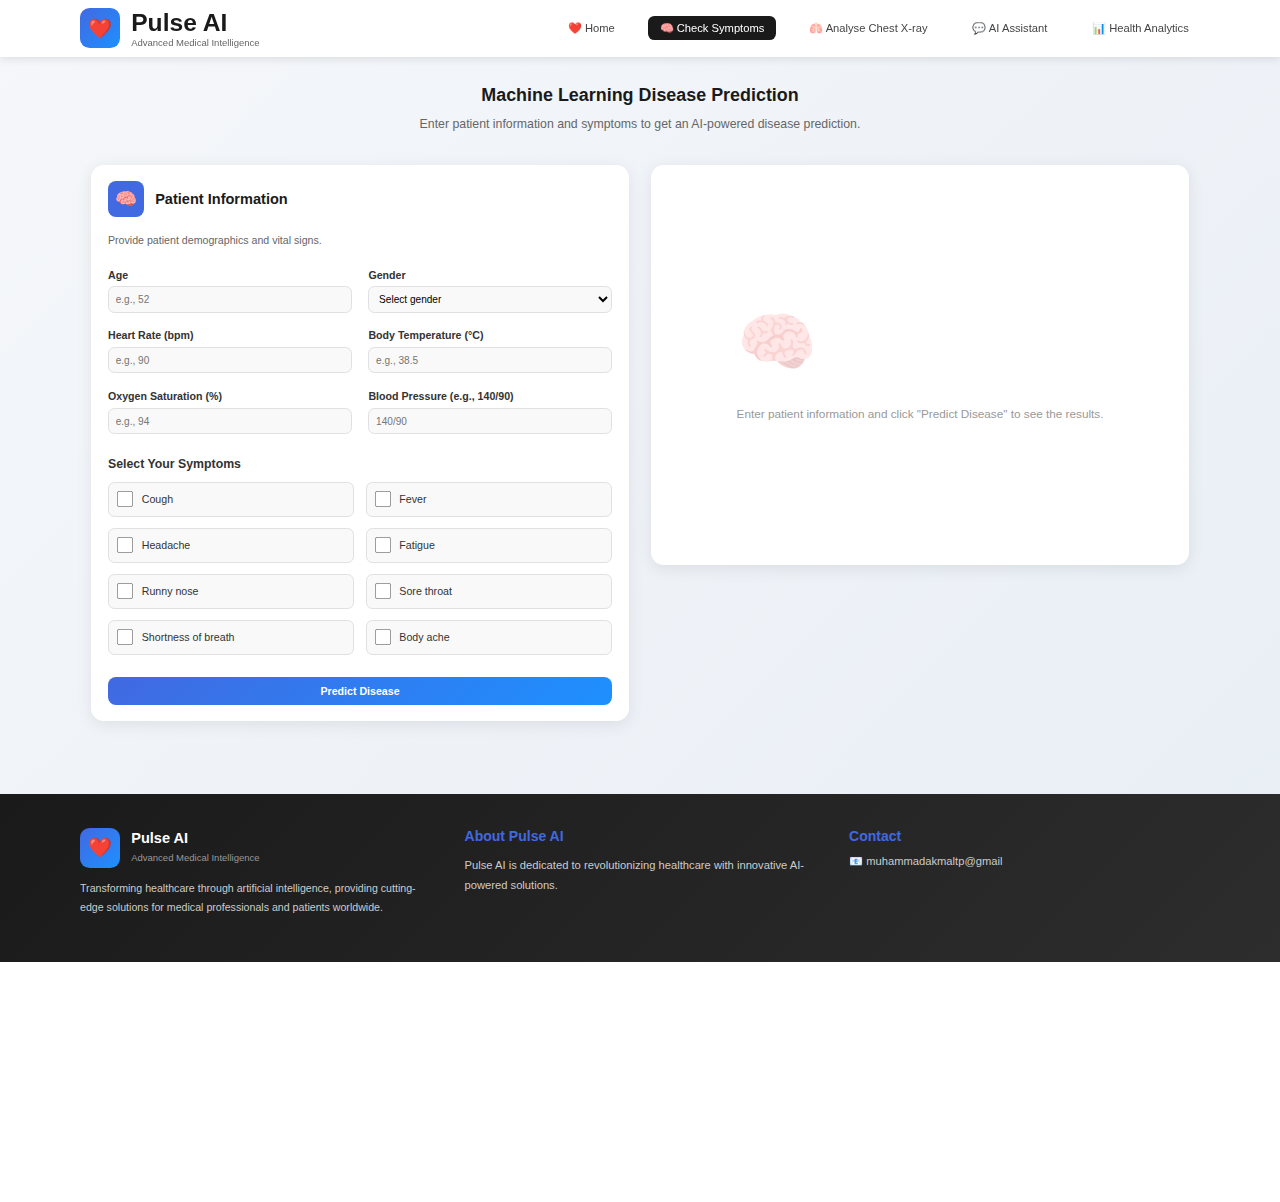
<file: frontend/mlprediction.html>
<!DOCTYPE html>
<html lang="en">
<head>
    <meta charset="UTF-8">
        <meta name="viewport" content="width=device-width, initial-scale=1.0">
    <title>Check Symptoms - Pulse AI</title>
    <style>
* { margin: 0; padding: 0; box-sizing: border-box; }
        body { font-family: -apple-system, BlinkMacSystemFont, 'Segoe UI', Roboto, Oxygen, Ubuntu, Cantarell, sans-serif; background: linear-gradient(135deg, #f5f7fa 0%, #e8eef5 100%); min-height: 100vh; }

        /* Navigation - Updated to match index.html */
        nav { background: white; padding: 1rem 2rem; box-shadow: 0 2px 10px rgba(0,0,0,0.1); position: sticky; top: 0; z-index: 100; }
        .nav-container { max-width: 1400px; margin: 0 auto; display: flex; justify-content: space-between; align-items: center; }
        .logo { display: flex; align-items: center; gap: 1rem; text-decoration: none; }
        .logo-icon { width: 50px; height: 50px; background: linear-gradient(135deg, #4169E1 0%, #1E90FF 100%); border-radius: 12px; display: flex; align-items: center; justify-content: center; font-size: 24px; color: white; }
        .logo-text h1 { font-size: 1.5rem; color: #1a1a1a; }
        .logo-text p { font-size: 0.85rem; color: #666; }
        .nav-links { display: flex; gap: 2rem; align-items: center; }
        .nav-link { display: flex; align-items: center; gap: 0.5rem; text-decoration: none; color: #444; font-weight: 500; transition: color 0.3s; padding: 0.5rem 1rem; border-radius: 8px; }
        .nav-link:hover { color: #4169E1; background: #f0f4ff; }
        .nav-link.active { background: #1a1a1a; color: white; }
        .hamburger { display: none; flex-direction: column; gap: 4px; cursor: pointer; }
        .hamburger span { width: 25px; height: 3px; background: #1a1a1a; border-radius: 2px; transition: 0.3s; }
        
        .main-content { max-width: 1400px; margin: 0 auto; padding: 3rem 2rem; }
        .page-header { text-align: center; margin-bottom: 3rem; }
        .page-header h2 { font-size: 2.5rem; color: #1a1a1a; margin-bottom: 1rem; }
        .page-header p { font-size: 1.1rem; color: #666; }
        .prediction-container { display: grid; grid-template-columns: 1fr 1fr; gap: 2rem; align-items: start; }
        .card { background: white; border-radius: 16px; padding: 2.5rem; box-shadow: 0 4px 20px rgba(0,0,0,0.08); }
        .card-header { display: flex; align-items: center; gap: 1rem; margin-bottom: 1.5rem; }
        .card-icon { width: 45px; height: 45px; background: #4169E1; border-radius: 10px; display: flex; align-items: center; justify-content: center; font-size: 22px; color: white; }
        .card-header h3 { font-size: 1.5rem; color: #1a1a1a; }
        .card-subtitle { color: #666; font-size: 0.95rem; margin-bottom: 2rem; }
        .form-grid { display: grid; grid-template-columns: 1fr 1fr; gap: 1.5rem; margin-bottom: 2rem; }
        .form-group { display: flex; flex-direction: column; }
        .form-group label { font-weight: 600; color: #333; margin-bottom: 0.5rem; font-size: 0.95rem; }
        .form-group input, .form-group select { padding: 0.75rem; border: 2px solid #e0e0e0; border-radius: 8px; font-size: 1rem; transition: border-color 0.3s; background: #f9f9f9; }
        .form-group input:focus, .form-group select:focus { outline: none; border-color: #4169E1; background: white; }
        .symptoms-section { margin-top: 2rem; }
        .symptoms-section h4 { font-size: 1.1rem; color: #333; margin-bottom: 1rem; }
        .symptoms-grid { display: grid; grid-template-columns: repeat(2, 1fr); gap: 1rem; }
        .checkbox-group { display: flex; align-items: center; gap: 0.75rem; padding: 0.75rem; border: 2px solid #e0e0e0; border-radius: 8px; cursor: pointer; transition: all 0.3s; background: #f9f9f9; }
        .checkbox-group:hover { border-color: #4169E1; background: white; }
        .checkbox-group input[type="checkbox"] { width: 20px; height: 20px; cursor: pointer; accent-color: #4169E1; }
        .checkbox-group label { cursor: pointer; font-size: 0.95rem; color: #333; font-weight: 500; }
        .predict-btn { width: 100%; padding: 1rem; background: linear-gradient(135deg, #4169E1 0%, #1E90FF 100%); color: white; border: none; border-radius: 10px; font-size: 1.1rem; font-weight: 600; cursor: pointer; transition: transform 0.2s, box-shadow 0.3s; margin-top: 2rem; }
        .predict-btn:hover { transform: translateY(-2px); box-shadow: 0 6px 20px rgba(65, 105, 225, 0.4); }
        .results-card { display: flex; flex-direction: column; align-items: center; justify-content: center; min-height: 500px; }
        .brain-icon { font-size: 80px; margin-bottom: 2rem; opacity: 0.3; }
        .placeholder-text { text-align: center; color: #999; font-size: 1.05rem; line-height: 1.8; }
        .result-content { width: 100%; display: none; }
        .result-content.show { display: block; }
        .disease-result { background: linear-gradient(135deg, #EEF2FF 0%, #E0E7FF 100%); border: 2px solid #C7D2FE; padding: 2rem; border-radius: 12px; margin-bottom: 2rem; text-align: center; }
        .disease-name { font-size: 2rem; color: #3730A3; font-weight: 700; margin-bottom: 1rem; }
        .recommendations { background: #f9fafb; padding: 1.5rem; border-radius: 10px; border-left: 4px solid #4169E1; }
        .recommendations h4 { color: #1a1a1a; margin-bottom: 1rem; font-size: 1.2rem; }
        .recommendations ul { list-style: none; padding-left: 0; }
        .recommendations li { padding: 0.75rem 0; color: #444; display: flex; align-items: start; gap: 0.75rem; }
        .recommendations li:before { content: "✓"; color: #22C55E; font-weight: bold; font-size: 1.2rem; }

        /* Footer Styles - Added from index.html */
        footer { background: linear-gradient(135deg, #1a1a1a 0%, #2d2d2d 100%); color: white; padding: 3rem 2rem 1rem; margin-top: 4rem; }
        .footer-container { max-width: 1400px; margin: 0 auto; display: grid; grid-template-columns: repeat(auto-fit, minmax(250px, 1fr)); gap: 3rem; margin-bottom: 2rem; }
        .footer-section h4 { font-size: 1.25rem; margin-bottom: 1rem; color: #4169E1; }
        .footer-section p { line-height: 1.8; color: #ccc; margin-bottom: 1rem; }
        .footer-logo { display: flex; align-items: center; gap: 1rem; margin-bottom: 1rem; }
        .footer-logo h3 { font-size: 1.5rem; margin-bottom: 0.25rem; }
        .footer-logo p { font-size: 0.85rem; color: #999; margin: 0; }
        .footer-desc { color: #bbb; font-size: 0.95rem; }
        .footer-links { list-style: none; }
        .footer-links li { margin-bottom: 0.75rem; }
        .footer-links a { color: #ccc; text-decoration: none; transition: color 0.3s; }
        .footer-links a:hover { color: #4169E1; }
        .footer-contact { list-style: none; }
        .footer-contact li { margin-bottom: 0.75rem; color: #ccc; }
        .footer-bottom { max-width: 1400px; margin: 0 auto; padding-top: 2rem; border-top: 1px solid #444; display: flex; justify-content: space-between; align-items: center; flex-wrap: wrap; gap: 1rem; }
        .footer-bottom p { color: #999; margin: 0; }
        .footer-bottom-links { display: flex; gap: 2rem; }
        .footer-bottom-links a { color: #999; text-decoration: none; font-size: 0.9rem; transition: color 0.3s; }
        .footer-bottom-links a:hover { color: #4169E1; }

        /* Responsive Design */
        @media (max-width: 1024px) { 
            .prediction-container { grid-template-columns: 1fr; }
            .form-grid { grid-template-columns: 1fr; }
            .symptoms-grid { grid-template-columns: 1fr; }
        }
        @media (max-width: 768px) {
            .hamburger { display: flex; }
            .nav-links { position: absolute; top: 100%; left: 0; right: 0; background: white; flex-direction: column; padding: 1rem; box-shadow: 0 4px 10px rgba(0,0,0,0.1); display: none; gap: 0.5rem; }
            .nav-links.active { display: flex; }
            .nav-link { width: 100%; justify-content: center; }
            .footer-container { grid-template-columns: 1fr; gap: 2rem; }
            .footer-bottom { flex-direction: column; text-align: center; }
            .footer-bottom-links { flex-direction: column; gap: 0.5rem; }
        }
    </style>
    <link rel="stylesheet" href="size-reduction.css">
    <link rel="stylesheet" href="global-zoom.css">
</head>
<body>
    <nav>
        <div class="nav-container">
            <a href="index.html" class="logo">
                <div class="logo-icon">❤️</div>
                <div class="logo-text">
                    <h1>Pulse AI</h1>
                    <p>Advanced Medical Intelligence</p>
                </div>
            </a>
            <div class="hamburger" onclick="toggleMenu()">
                <span></span>
                <span></span>
                <span></span>
            </div>
            <div class="nav-links" id="navLinks">
                <a href="index.html" class="nav-link">❤️ Home</a>
                <a href="mlprediction.html" class="nav-link active">🧠 Check Symptoms</a>
                <a href="dlprediction.html" class="nav-link">🫁 Analyse Chest X-ray</a>
                <a href="aiassist.html" class="nav-link">💬 AI Assistant</a>
                <a href="trendchart.html" class="nav-link">📊 Health Analytics</a>
            </div>
        </div>
    </nav>

    <div class="main-content">
        <div class="page-header">
            <h2>Machine Learning Disease Prediction</h2>
            <p>Enter patient information and symptoms to get an AI-powered disease prediction.</p>
        </div>

        <div class="prediction-container">
            <div class="card">
                <div class="card-header">
                    <div class="card-icon">🧠</div>
                    <h3>Patient Information</h3>
                </div>
                <p class="card-subtitle">Provide patient demographics and vital signs.</p>
                <form id="predictionForm">
                    <div class="form-grid">
                        <div class="form-group"><label for="age">Age</label><input type="number" id="age" placeholder="e.g., 52" required></div>
                        <div class="form-group"><label for="gender">Gender</label><select id="gender" required><option value="" disabled selected>Select gender</option><option value="Male">Male</option><option value="Female">Female</option></select></div>
                        <div class="form-group"><label for="heartRate">Heart Rate (bpm)</label><input type="number" id="heartRate" placeholder="e.g., 90" required></div>
                        <div class="form-group"><label for="temperature">Body Temperature (°C)</label><input type="number" id="temperature" placeholder="e.g., 38.5" step="0.1" required></div>
                        <div class="form-group"><label for="oxygen">Oxygen Saturation (%)</label><input type="number" id="oxygen" placeholder="e.g., 94" step="0.1" required></div>
                        <div class="form-group"><label for="bloodPressure">Blood Pressure (e.g., 140/90)</label><input type="text" id="bloodPressure" placeholder="140/90" pattern="\d{2,3}/\d{2,3}" required></div>
                    </div>
                    <div class="symptoms-section">
                        <h4>Select Your Symptoms</h4>
                        <div class="symptoms-grid">
                            <div class="checkbox-group"><input type="checkbox" id="cough" name="symptoms" value="Cough"><label for="cough">Cough</label></div>
                            <div class="checkbox-group"><input type="checkbox" id="fever" name="symptoms" value="Fever"><label for="fever">Fever</label></div>
                            <div class="checkbox-group"><input type="checkbox" id="headache" name="symptoms" value="Headache"><label for="headache">Headache</label></div>
                            <div class="checkbox-group"><input type="checkbox" id="fatigue" name="symptoms" value="Fatigue"><label for="fatigue">Fatigue</label></div>
                            <div class="checkbox-group"><input type="checkbox" id="runnynose" name="symptoms" value="Runny nose"><label for="runnynose">Runny nose</label></div>
                            <div class="checkbox-group"><input type="checkbox" id="sorethroat" name="symptoms" value="Sore throat"><label for="sorethroat">Sore throat</label></div>
                            <div class="checkbox-group"><input type="checkbox" id="shortness" name="symptoms" value="Shortness of breath"><label for="shortness">Shortness of breath</label></div>
                            <div class="checkbox-group"><input type="checkbox" id="bodyache" name="symptoms" value="Body ache"><label for="bodyache">Body ache</label></div>
                        </div>
                    </div>
                    <button type="submit" class="predict-btn">Predict Disease</button>
                </form>
            </div>

            <div class="card results-card">
                <div id="placeholderContent">
                    <div class="brain-icon">🧠</div>
                    <p class="placeholder-text">Enter patient information and click "Predict Disease" to see the results.</p>
                </div>
                <div class="result-content" id="resultContent"></div>
            </div>
        </div>
    </div>

    <!-- Footer -->
    <footer>
        <div class="footer-container">
            <div class="footer-section">
                <div class="footer-logo">
                    <div class="logo-icon">❤️</div>
                    <div>
                        <h3>Pulse AI</h3>
                        <p>Advanced Medical Intelligence</p>
                    </div>
                </div>
                <p class="footer-desc">
                    Transforming healthcare through artificial intelligence, providing cutting-edge solutions for medical professionals and patients worldwide.
                </p>
            </div>

            <div class="footer-section">
                <h4>About Pulse AI</h4>
                <p>Pulse AI is dedicated to revolutionizing healthcare with innovative AI-powered solutions.</p>
            </div>

            <div class="footer-section">
                <h4>Contact</h4>
                <ul class="footer-contact">
                    <li>📧 muhammadakmaltp@gmail</li>
                </ul>
            </div>
        </div>
    </footer>

    <script>
        const API_BASE_URL = 'api';
        function toggleMenu() {
            const navLinks = document.getElementById('navLinks');
            navLinks.classList.toggle('active');
        }

        document.addEventListener('click', function(e) {
            const navLinks = document.getElementById('navLinks');
            const hamburger = document.querySelector('.hamburger');
            
            if (!navLinks.contains(e.target) && !hamburger.contains(e.target)) {
                navLinks.classList.remove('active');
            }
        });

        document.getElementById('predictionForm').addEventListener('submit', function(e) {
            e.preventDefault();
            
            const formData = {
                age: document.getElementById('age').value,
                gender: document.getElementById('gender').value,
                heartRate: document.getElementById('heartRate').value,
                temperature: document.getElementById('temperature').value,
                oxygen: document.getElementById('oxygen').value,
                bloodPressure: document.getElementById('bloodPressure').value,
                symptoms: Array.from(document.querySelectorAll('input[name="symptoms"]:checked')).map(cb => cb.value)
            };
            makePrediction(formData);
        });

        async function makePrediction(data) {
            const resultDisplay = document.getElementById('resultContent');
            
            document.getElementById('placeholderContent').style.display = 'none';
            resultDisplay.classList.add('show');
            resultDisplay.innerHTML = `<div class="disease-result"><div class="disease-name">Analyzing...</div></div>`;

            const bpParts = data.bloodPressure.split('/');
            
            const payload = {
                "Age": parseInt(data.age),
                "Gender": data.gender,
                "Heart_Rate_bpm": parseInt(data.heartRate),
                "Body_Temperature_C": parseFloat(data.temperature),
                "Oxygen_Saturation_%": parseFloat(data.oxygen),
                "Systolic_BP": parseInt(bpParts[0]),
                "Diastolic_BP": parseInt(bpParts[1]),
                "symptoms": data.symptoms
            };

            try {
                const response = await fetch(`${API_BASE_URL}/predict/`, {
                    method: 'POST',
                    headers: { 'Content-Type': 'application/json' },
                    body: JSON.stringify(payload)
                });

                if (!response.ok) {
                    const errorData = await response.json();
                    throw new Error(errorData.detail || 'An error occurred on the server.');
                }
                const result = await response.json();
                displayResults(result);

            } catch (error) {
                console.error("Prediction failed:", error);
                displayResults({ 
                    predicted_diagnosis: "Error",
                    error_message: `Could not get a prediction. Please check that the backend server is running. Details: ${error.message}`
                });
            }
        }

        function displayResults(result) {
            const resultDisplay = document.getElementById('resultContent');
            const recommendations = getRecommendations(result.predicted_diagnosis);

            let recommendationsHtml = '<ul>';
            if (recommendations && recommendations.length > 0) {
                 recommendations.forEach(rec => { recommendationsHtml += `<li>${rec}</li>`; });
            }
            if(result.error_message) {
                 recommendationsHtml += `<li>${result.error_message}</li>`;
            }
            recommendationsHtml += '</ul>';

            resultDisplay.innerHTML = `
                <div class="card-header"><div class="card-icon">❤️</div><h3>Prediction Result</h3></div>
                <p class="card-subtitle">AI-generated preliminary diagnosis. <strong>Not a substitute for professional medical advice.</strong></p>
                <div class="disease-result"><div class="disease-name">${result.predicted_diagnosis}</div></div>
                <div class="recommendations"><h4>Recommendations</h4>${recommendationsHtml}</div>`;
        }
        
        function getRecommendations(disease) {
             const recommendationsMap = {
                "Cold": ['Get plenty of rest and stay hydrated.', 'Use saline nasal sprays to relieve congestion.'],
                "Flu": ['Stay home and rest extensively.', 'Drink plenty of fluids.', 'Consider antiviral medication if prescribed by a doctor.'],
                "Bronchitis": ['Rest and drink plenty of fluids.', 'Use a humidifier or inhale steam.', 'Avoid lung irritants like smoke.'],
                "Pneumonia": ['Follow your doctor\'s prescription (likely antibiotics).', 'Get plenty of rest.', 'Seek immediate medical attention for severe shortness of breath.'],
                "Healthy": ['Maintain a balanced diet and regular exercise.', 'Ensure you get adequate sleep.']
             };
            return recommendationsMap[disease] || ['Please consult a healthcare professional for specific advice.'];
        }
    </script>
</body>
</html>
</file>
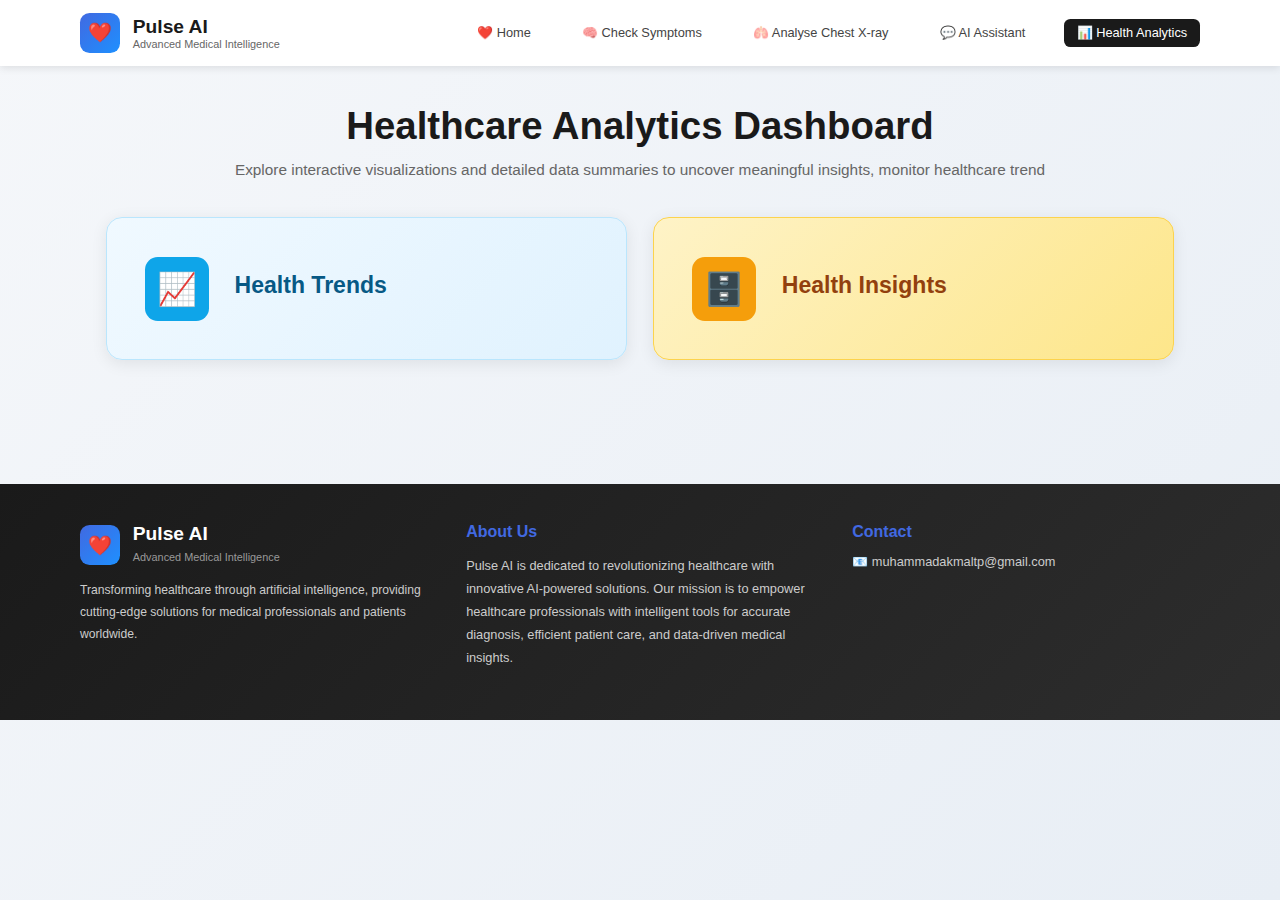
<file: frontend/trendchart.html>
<!DOCTYPE html>
<html lang="en">
<head>
    <meta charset="UTF-8">
        <meta name="viewport" content="width=device-width, initial-scale=1.0">
    <title>Healthcare Analytics - Pulse AI</title>
    <style>
* {
            margin: 0;
            padding: 0;
            box-sizing: border-box;
        }

        html {
            height: 100%;
        }

        body {
            font-family: -apple-system, BlinkMacSystemFont, 'Segoe UI', Roboto, Oxygen, Ubuntu, Cantarell, sans-serif;
            background: linear-gradient(135deg, #f5f7fa 0%, #e8eef5 100%);
            min-height: 100vh;
            display: flex;
            flex-direction: column;
        }

        /* Navigation */
        nav {
            background: white;
            padding: 1rem 2rem;
            box-shadow: 0 2px 10px rgba(0,0,0,0.1);
            position: sticky;
            top: 0;
            z-index: 100;
        }

        .nav-container {
            max-width: 1400px;
            margin: 0 auto;
            display: flex;
            justify-content: space-between;
            align-items: center;
        }

        .logo {
            display: flex;
            align-items: center;
            gap: 1rem;
            text-decoration: none;
        }

        .logo-icon {
            width: 50px;
            height: 50px;
            background: linear-gradient(135deg, #4169E1 0%, #1E90FF 100%);
            border-radius: 12px;
            display: flex;
            align-items: center;
            justify-content: center;
            font-size: 24px;
            color: white;
        }

        .logo-text h1 {
            font-size: 1.5rem;
            color: #1a1a1a;
        }

        .logo-text p {
            font-size: 0.85rem;
            color: #666;
        }

        .nav-links {
            display: flex;
            gap: 2rem;
            align-items: center;
        }

        .nav-link {
            display: flex;
            align-items: center;
            gap: 0.5rem;
            text-decoration: none;
            color: #444;
            font-weight: 500;
            transition: color 0.3s;
            padding: 0.5rem 1rem;
            border-radius: 8px;
        }

        .nav-link:hover {
            color: #4169E1;
            background: #f0f4ff;
        }

        .nav-link.active {
            background: #1a1a1a;
            color: white;
        }

        .hamburger {
            display: none;
            flex-direction: column;
            gap: 4px;
            cursor: pointer;
        }

        .hamburger span {
            width: 25px;
            height: 3px;
            background: #1a1a1a;
            border-radius: 2px;
            transition: 0.3s;
        }

        /* Main Content */
        .main-content {
            flex: 1;
            max-width: 1400px;
            width: 100%;
            margin: 0 auto;
            padding: 3rem 2rem;
        }

        .page-header {
            text-align: center;
            margin-bottom: 3rem;
        }

        .page-header h2 {
            font-size: 3rem;
            color: #1a1a1a;
            margin-bottom: 1rem;
            font-weight: 700;
        }

        .page-header p {
            font-size: 1.2rem;
            color: #666;
        }

        /* Analytics Cards */
        .analytics-grid {
            display: grid;
            grid-template-columns: repeat(auto-fit, minmax(500px, 1fr));
            gap: 2rem;
            margin-top: 3rem;
        }

        .analytics-card {
            background: white;
            border-radius: 20px;
            padding: 3rem;
            box-shadow: 0 4px 20px rgba(0,0,0,0.08);
            transition: all 0.3s;
            cursor: pointer;
            text-decoration: none;
            display: flex;
            align-items: center;
            gap: 2rem;
        }

        .analytics-card:hover {
            transform: translateY(-5px);
            box-shadow: 0 8px 30px rgba(0,0,0,0.15);
        }

        .analytics-card.trend {
            background: linear-gradient(135deg, #f0f9ff 0%, #e0f2fe 100%);
            border: 2px solid #bae6fd;
        }

        .analytics-card.dataset {
            background: linear-gradient(135deg, #fef3c7 0%, #fde68a 100%);
            border: 2px solid #fcd34d;
        }

        .card-icon {
            width: 80px;
            height: 80px;
            border-radius: 16px;
            display: flex;
            align-items: center;
            justify-content: center;
            font-size: 40px;
            flex-shrink: 0;
        }

        .analytics-card.trend .card-icon {
            background: #0ea5e9;
            color: white;
        }

        .analytics-card.dataset .card-icon {
            background: #f59e0b;
            color: white;
        }

        .card-content h3 {
            font-size: 1.8rem;
            color: #1a1a1a;
            margin-bottom: 0.5rem;
        }

        .analytics-card.trend .card-content h3 {
            color: #075985;
        }

        .analytics-card.dataset .card-content h3 {
            color: #92400e;
        }

        /* Footer */
        footer {
            background: linear-gradient(135deg, #1a1a1a 0%, #2d2d2d 100%);
            color: white;
            padding: 3rem 2rem 1rem;
            margin-top: auto;
        }

        .footer-container {
            max-width: 1400px;
            margin: 0 auto;
            display: grid;
            grid-template-columns: repeat(auto-fit, minmax(250px, 1fr));
            gap: 3rem;
            margin-bottom: 2rem;
        }

        .footer-section h4 {
            font-size: 1.25rem;
            margin-bottom: 1rem;
            color: #4169E1;
        }

        .footer-section p {
            line-height: 1.8;
            color: #ccc;
            margin-bottom: 1rem;
        }

        .footer-logo {
            display: flex;
            align-items: center;
            gap: 1rem;
            margin-bottom: 1rem;
        }

        .footer-logo h3 {
            font-size: 1.5rem;
            margin-bottom: 0.25rem;
        }

        .footer-logo p {
            font-size: 0.85rem;
            color: #999;
            margin: 0;
        }

        .footer-desc {
            color: #bbb;
            font-size: 0.95rem;
        }

        .footer-links {
            list-style: none;
        }

        .footer-links li {
            margin-bottom: 0.75rem;
        }

        .footer-links a {
            color: #ccc;
            text-decoration: none;
            transition: color 0.3s;
        }

        .footer-links a:hover {
            color: #4169E1;
        }

        .footer-contact {
            list-style: none;
        }

        .footer-contact li {
            margin-bottom: 0.75rem;
            color: #ccc;
        }

        .footer-bottom {
            max-width: 1400px;
            margin: 0 auto;
            padding-top: 2rem;
            border-top: 1px solid #444;
            display: flex;
            justify-content: space-between;
            align-items: center;
            flex-wrap: wrap;
            gap: 1rem;
        }

        .footer-bottom p {
            color: #999;
            margin: 0;
        }

        .footer-bottom-links {
            display: flex;
            gap: 2rem;
        }

        .footer-bottom-links a {
            color: #999;
            text-decoration: none;
            font-size: 0.9rem;
            transition: color 0.3s;
        }

        .footer-bottom-links a:hover {
            color: #4169E1;
        }

        /* Responsive Design */
        @media (max-width: 768px) {
            .hamburger {
                display: flex;
            }

            .nav-links {
                position: absolute;
                top: 100%;
                left: 0;
                right: 0;
                background: white;
                flex-direction: column;
                padding: 1rem;
                box-shadow: 0 4px 10px rgba(0,0,0,0.1);
                display: none;
                gap: 0.5rem;
            }

            .nav-links.active {
                display: flex;
            }

            .page-header h2 {
                font-size: 2rem;
            }

            .analytics-grid {
                grid-template-columns: 1fr;
            }

            .analytics-card {
                padding: 2rem;
            }

            .card-icon {
                width: 60px;
                height: 60px;
                font-size: 30px;
            }

            .card-content h3 {
                font-size: 1.4rem;
            }

            .footer-container {
                grid-template-columns: 1fr;
                gap: 2rem;
            }

            .footer-bottom {
                flex-direction: column;
                text-align: center;
            }

            .footer-bottom-links {
                flex-direction: column;
                gap: 0.5rem;
            }
        }
    </style>
    <link rel="stylesheet" href="global-zoom.css">
</head>
<body>
    <!-- Navigation -->
    <nav>
        <div class="nav-container">
            <a href="index.html" class="logo">
                <div class="logo-icon">❤️</div>
                <div class="logo-text">
                    <h1>Pulse AI</h1>
                    <p>Advanced Medical Intelligence</p>
                </div>
            </a>
            <div class="hamburger" onclick="toggleMenu()">
                <span></span>
                <span></span>
                <span></span>
            </div>
            <div class="nav-links" id="navLinks">
                <a href="index.html" class="nav-link">❤️ Home</a>
                <a href="mlprediction.html" class="nav-link">🧠 Check Symptoms</a>
                <a href="dlprediction.html" class="nav-link">🫁 Analyse Chest X-ray</a>
                <a href="aiassist.html" class="nav-link">💬 AI Assistant</a>
                <a href="trendchart.html" class="nav-link active">📊 Health Analytics</a>
            </div>
        </div>
    </nav>

    <!-- Main Content -->
    <div class="main-content">
        <div class="page-header">
            <h2>Healthcare Analytics Dashboard</h2>
            <p>Explore interactive visualizations and detailed data summaries to uncover meaningful insights, monitor healthcare trend</p>
        </div>

        <div class="analytics-grid">
            <!-- Trend Charts Card -->
            <a href="trendchartmain.html" class="analytics-card trend" >
                <div class="card-icon">📈</div>
                <div class="card-content">
                    <h3>Health Trends</h3>
                </div>
            </a>

            <!-- Dataset Overview Card -->
            <a href="visualization.html" class="analytics-card dataset">
                <div class="card-icon">🗄️</div>
                <div class="card-content">
                    <h3>Health Insights</h3>
                </div>
            </a>
        </div>
    </div>

    <!-- Footer -->
    <footer>
        <div class="footer-container">
            <div class="footer-section">
                <div class="footer-logo">
                    <div class="logo-icon">❤️</div>
                    <div>
                        <h3>Pulse AI</h3>
                        <p>Advanced Medical Intelligence</p>
                    </div>
                </div>
                <p class="footer-desc">
                    Transforming healthcare through artificial intelligence, providing cutting-edge solutions for medical professionals and patients worldwide.
                </p>
            </div>

            <div class="footer-section">
                <h4>About Us</h4>
                <p>Pulse AI is dedicated to revolutionizing healthcare with innovative AI-powered solutions. Our mission is to empower healthcare professionals with intelligent tools for accurate diagnosis, efficient patient care, and data-driven medical insights.</p>
            </div>

            <div class="footer-section">
                <h4>Contact</h4>
                <ul class="footer-contact">
                    <li>📧 muhammadakmaltp@gmail.com</li>
                </ul>
            </div>
        </div>
    </footer>

    <script>
        function toggleMenu() {
            const navLinks = document.getElementById('navLinks');
            navLinks.classList.toggle('active');
        }

        document.addEventListener('click', function(e) {
            const navLinks = document.getElementById('navLinks');
            const hamburger = document.querySelector('.hamburger');
            
            if (!navLinks.contains(e.target) && !hamburger.contains(e.target)) {
                navLinks.classList.remove('active');
            }
        });
    </script>
</body>
</html>
</file>
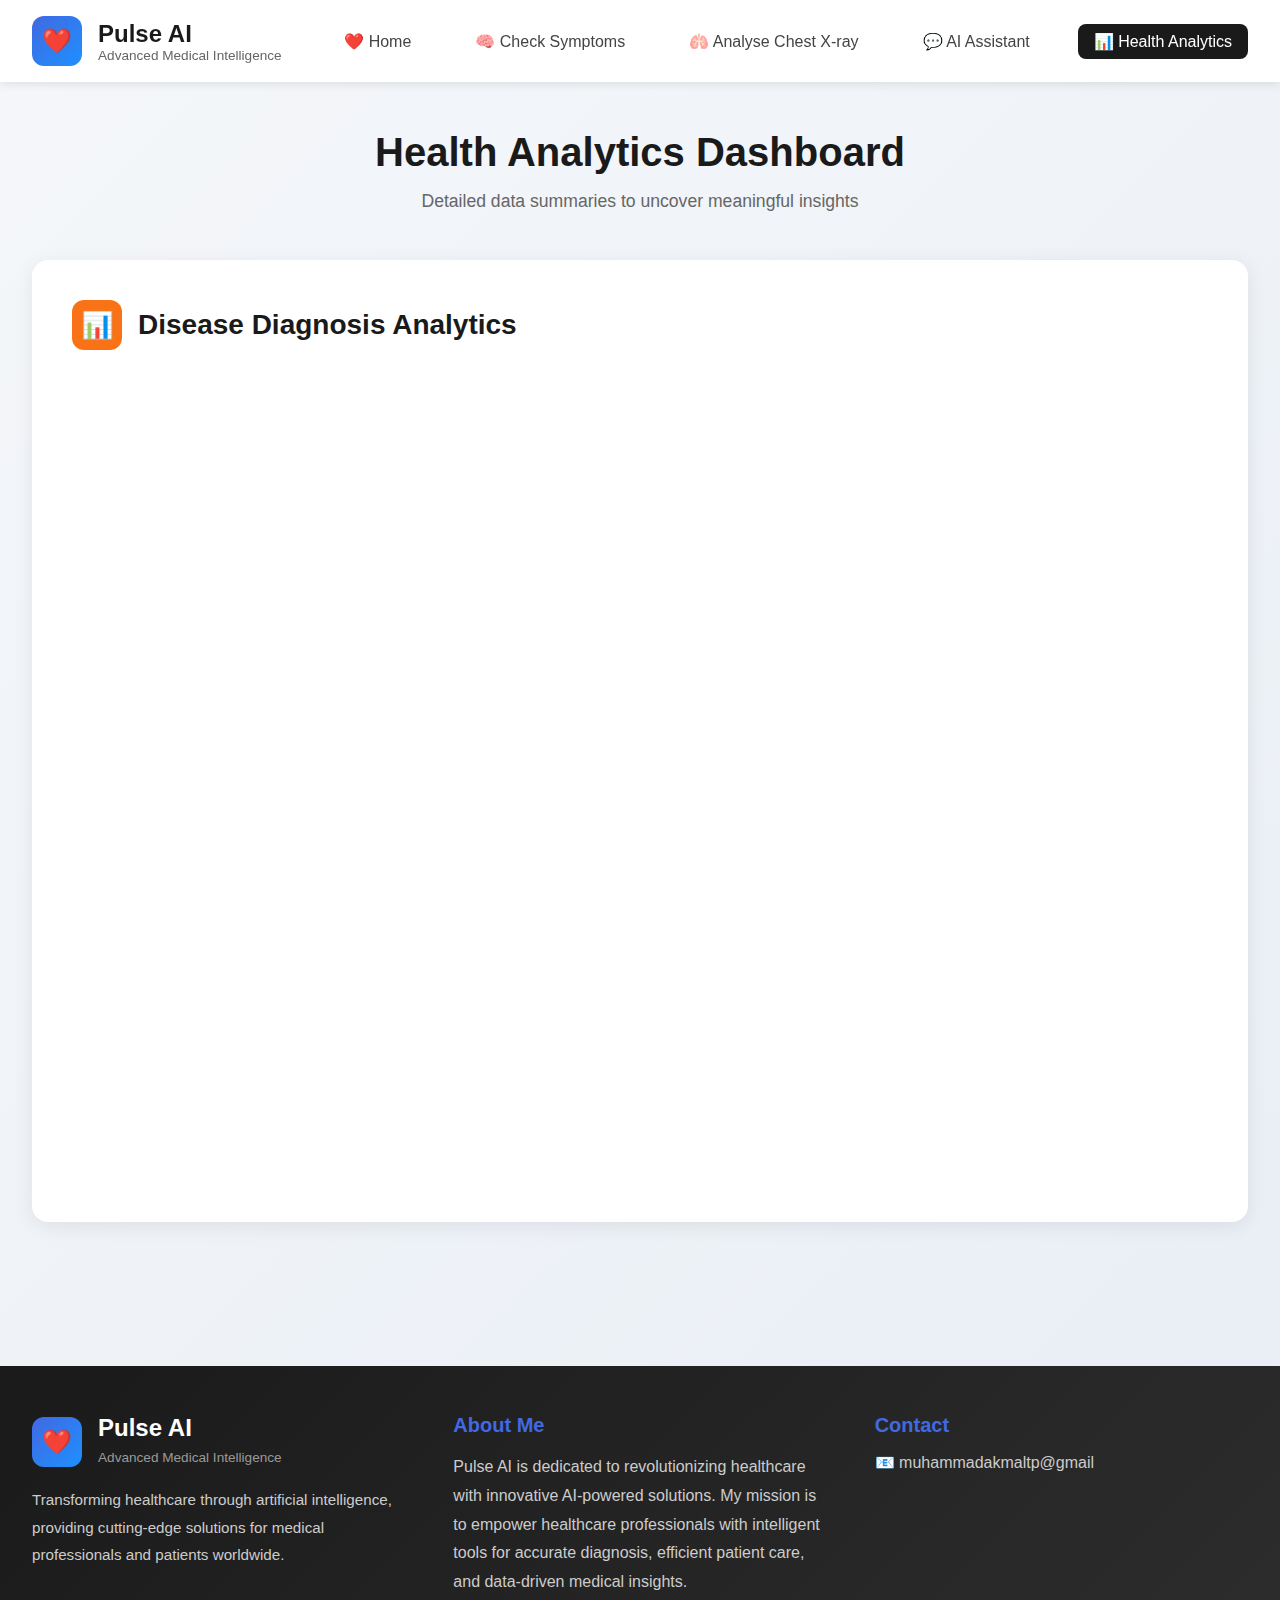
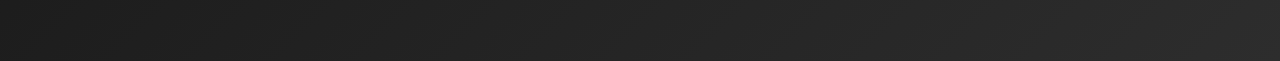
<file: frontend/visualization.html>
<!DOCTYPE html>
<html lang="en">
<head>
    <meta charset="UTF-8">
        <meta name="viewport" content="width=device-width, initial-scale=1.0">
    <title>Health Analytics - Pulse AI</title>
    <style>
* { margin: 0; padding: 0; box-sizing: border-box; }
        body { font-family: -apple-system, BlinkMacSystemFont, 'Segoe UI', Roboto, Oxygen, Ubuntu, Cantarell, sans-serif; background: linear-gradient(135deg, #f5f7fa 0%, #e8eef5 100%); min-height: 100vh; }

        /* Navigation - Updated to match index.html */
        nav { background: white; padding: 1rem 2rem; box-shadow: 0 2px 10px rgba(0,0,0,0.1); position: sticky; top: 0; z-index: 100; }
        .nav-container { max-width: 1400px; margin: 0 auto; display: flex; justify-content: space-between; align-items: center; }
        .logo { display: flex; align-items: center; gap: 1rem; text-decoration: none; }
        .logo-icon { width: 50px; height: 50px; background: linear-gradient(135deg, #4169E1 0%, #1E90FF 100%); border-radius: 12px; display: flex; align-items: center; justify-content: center; font-size: 24px; color: white; }
        .logo-text h1 { font-size: 1.5rem; color: #1a1a1a; }
        .logo-text p { font-size: 0.85rem; color: #666; }
        .nav-links { display: flex; gap: 2rem; align-items: center; }
        .nav-link { display: flex; align-items: center; gap: 0.5rem; text-decoration: none; color: #444; font-weight: 500; transition: color 0.3s; padding: 0.5rem 1rem; border-radius: 8px; }
        .nav-link:hover { color: #4169E1; background: #f0f4ff; }
        .nav-link.active { background: #1a1a1a; color: white; }
        .hamburger { display: none; flex-direction: column; gap: 4px; cursor: pointer; }
        .hamburger span { width: 25px; height: 3px; background: #1a1a1a; border-radius: 2px; transition: 0.3s; }

        /* Main Content */
        .main-content { max-width: 1400px; margin: 0 auto; padding: 3rem 2rem; }
        .page-header { text-align: center; margin-bottom: 3rem; }
        .page-header h2 { font-size: 2.5rem; color: #1a1a1a; margin-bottom: 1rem; }
        .page-header p { font-size: 1.1rem; color: #666; }

        /* Analytics Section */
        .analytics-section { background: white; border-radius: 16px; padding: 2.5rem; box-shadow: 0 4px 20px rgba(0,0,0,0.08); margin-bottom: 2rem; }
        .analytics-header { display: flex; align-items: center; gap: 1rem; margin-bottom: 2rem; }
        .analytics-icon { width: 50px; height: 50px; background: #F97316; border-radius: 12px; display: flex; align-items: center; justify-content: center; font-size: 26px; color: white; }
        .analytics-header h3 { font-size: 1.75rem; color: #1a1a1a; }
        .tableau-container { width: 100%; min-height: 800px; }

        /* Footer Styles - Added from index.html */
        footer { background: linear-gradient(135deg, #1a1a1a 0%, #2d2d2d 100%); color: white; padding: 3rem 2rem 1rem; margin-top: 4rem; }
        .footer-container { max-width: 1400px; margin: 0 auto; display: grid; grid-template-columns: repeat(auto-fit, minmax(250px, 1fr)); gap: 3rem; margin-bottom: 2rem; }
        .footer-section h4 { font-size: 1.25rem; margin-bottom: 1rem; color: #4169E1; }
        .footer-section p { line-height: 1.8; color: #ccc; margin-bottom: 1rem; }
        .footer-logo { display: flex; align-items: center; gap: 1rem; margin-bottom: 1rem; }
        .footer-logo h3 { font-size: 1.5rem; margin-bottom: 0.25rem; }
        .footer-logo p { font-size: 0.85rem; color: #999; margin: 0; }
        .footer-desc { color: #bbb; font-size: 0.95rem; }
        .footer-links { list-style: none; }
        .footer-links li { margin-bottom: 0.75rem; }
        .footer-links a { color: #ccc; text-decoration: none; transition: color 0.3s; }
        .footer-links a:hover { color: #4169E1; }
        .footer-contact { list-style: none; }
        .footer-contact li { margin-bottom: 0.75rem; color: #ccc; }
        .footer-bottom { max-width: 1400px; margin: 0 auto; padding-top: 2rem; border-top: 1px solid #444; display: flex; justify-content: space-between; align-items: center; flex-wrap: wrap; gap: 1rem; }
        .footer-bottom p { color: #999; margin: 0; }
        .footer-bottom-links { display: flex; gap: 2rem; }
        .footer-bottom-links a { color: #999; text-decoration: none; font-size: 0.9rem; transition: color 0.3s; }
        .footer-bottom-links a:hover { color: #4169E1; }

        /* Responsive Design */
        @media (max-width: 768px) {
            .hamburger { display: flex; }
            .nav-links { position: absolute; top: 100%; left: 0; right: 0; background: white; flex-direction: column; padding: 1rem; box-shadow: 0 4px 10px rgba(0,0,0,0.1); display: none; gap: 0.5rem; }
            .nav-links.active { display: flex; }
            .nav-link { width: 100%; justify-content: center; }
            .page-header h2 { font-size: 2rem; }
            .analytics-section { padding: 1.5rem; }
            .footer-container { grid-template-columns: 1fr; gap: 2rem; }
            .footer-bottom { flex-direction: column; text-align: center; }
            .footer-bottom-links { flex-direction: column; gap: 0.5rem; }
        }
    </style>
</head>
<body>
    <nav>
        <div class="nav-container">
            <a href="index.html" class="logo">
                <div class="logo-icon">❤️</div>
                <div class="logo-text">
                    <h1>Pulse AI</h1>
                    <p>Advanced Medical Intelligence</p>
                </div>
            </a>
            <div class="hamburger" onclick="toggleMenu()">
                <span></span>
                <span></span>
                <span></span>
            </div>
            <div class="nav-links" id="navLinks">
                <a href="index.html" class="nav-link">❤️ Home</a>
                <a href="mlprediction.html" class="nav-link">🧠 Check Symptoms</a>
                <a href="dlprediction.html" class="nav-link">🫁 Analyse Chest X-ray</a>
                <a href="aiassist.html" class="nav-link">💬 AI Assistant</a>
                <a href="trendchart.html" class="nav-link active">📊 Health Analytics</a>
            </div>
        </div>
    </nav>

    <div class="main-content">
        <div class="page-header">
            <h2>Health Analytics Dashboard</h2>
            <p>Detailed data summaries to uncover meaningful insights</p>
        </div>

        <div class="analytics-section">
            <div class="analytics-header">
                <div class="analytics-icon">📊</div>
                <h3>Disease Diagnosis Analytics</h3>
            </div>
            <div class="tableau-container">
                <div class='tableauPlaceholder' id='viz1759471637473' style='position: relative'>
                    <noscript>
                        <a href='#'>
                            <img alt='Disease Diagnosis Analytics' 
                                src='https://public.tableau.com/static/images/me/medical_dashboard/Db2/1_rss.png' 
                                style='border: none' />
                        </a>
                    </noscript>
                    <object class='tableauViz' style='display:none;'>
                        <param name='host_url' value='https%3A%2F%2Fpublic.tableau.com%2F' />
                        <param name='embed_code_version' value='3' />
                        <param name='site_root' value='' />
                        <param name='name' value='medical_dashboard/Db2' />
                        <param name='tabs' value='no' />
                        <param name='toolbar' value='yes' />
                        <param name='static_image' value='https://public.tableau.com/static/images/me/medical_dashboard/Db2/1.png' />
                        <param name='animate_transition' value='yes' />
                        <param name='display_static_image' value='yes' />
                        <param name='display_spinner' value='yes' />
                        <param name='display_overlay' value='yes' />
                        <param name='display_count' value='yes' />
                        <param name='language' value='en-US' />
                    </object>
                </div>
            </div>
        </div>
    </div>

    <!-- Footer -->
    <footer>
        <div class="footer-container">
            <div class="footer-section">
                <div class="footer-logo">
                    <div class="logo-icon">❤️</div>
                    <div>
                        <h3>Pulse AI</h3>
                        <p>Advanced Medical Intelligence</p>
                    </div>
                </div>
                <p class="footer-desc">
                    Transforming healthcare through artificial intelligence, providing cutting-edge solutions for medical professionals and patients worldwide.
                </p>
            </div>

            <div class="footer-section">
                <h4>About Me</h4>
                <p>Pulse AI is dedicated to revolutionizing healthcare with innovative AI-powered solutions. My mission is to empower healthcare professionals with intelligent tools for accurate diagnosis, efficient patient care, and data-driven medical insights.</p>
            </div>

            <div class="footer-section">
                <h4>Contact</h4>
                <ul class="footer-contact">
                    <li>📧 muhammadakmaltp@gmail</li>
                </ul>
            </div>
        </div>
    </footer>

    <script type='text/javascript'>
        function toggleMenu() {
            const navLinks = document.getElementById('navLinks');
            navLinks.classList.toggle('active');
        }

        document.addEventListener('click', function(e) {
            const navLinks = document.getElementById('navLinks');
            const hamburger = document.querySelector('.hamburger');
            
            if (!navLinks.contains(e.target) && !hamburger.contains(e.target)) {
                navLinks.classList.remove('active');
            }
        });

        // Tableau visualization script
        var divElement = document.getElementById('viz1759471637473');
        var vizElement = divElement.getElementsByTagName('object')[0];
        if (divElement.offsetWidth > 800) { 
            vizElement.style.width = '100%'; 
            vizElement.style.height = '827px'; 
        } else if (divElement.offsetWidth > 500) { 
            vizElement.style.width = '100%'; 
            vizElement.style.height = '827px'; 
        } else { 
            vizElement.style.width = '100%'; 
            vizElement.style.height = '1727px'; 
        }
        var scriptElement = document.createElement('script');
        scriptElement.src = 'https://public.tableau.com/javascripts/api/viz_v1.js';
        vizElement.parentNode.insertBefore(scriptElement, vizElement);
    </script>
</body>
</html>
</file>
<file: frontend/size-reduction.css>
/* Global size reduction - makes everything ~80% smaller without distortion */
html {
    font-size: 14px;
    /* Default is 16px, this makes everything 87.5% */
}

/* Adjust container max-widths to be smaller */
.container,
.max-w-7xl {
    max-width: 1120px !important;
    /* 80% of 1400px */
}

/* Reduce padding on large sections */
.hero-section,
.main-content {
    padding: 2.5rem 1rem !important;
    /* Reduced from 3rem */
}

/* Navbar adjustments */
nav {
    padding: 0.75rem 1.5rem !important;
    /* Slightly smaller */
}

/* Card padding reduction */
.card,
.analysis-card,
.result-card {
    padding: 1.5rem !important;
    /* Reduced from 2rem */
}

/* Button size adjustment */
button,
.btn,
.analyze-btn {
    padding: 0.7rem 1.5rem !important;
    /* Slightly smaller */
    font-size: 0.95rem !important;
}

/* Heading size adjustments */
h1 {
    font-size: 2.2rem !important;
    /* Reduced from 2.5rem */
}

h2 {
    font-size: 1.6rem !important;
    /* Reduced from 1.8rem */
}

h3 {
    font-size: 1.3rem !important;
    /* Reduced from 1.5rem */
}

/* Input fields */
input,
textarea,
select {
    font-size: 0.9rem !important;
    padding: 0.6rem !important;
}

/* Upload area */
.upload-area {
    padding: 2rem !important;
    /* Reduced from 3rem */
}

/* Feature cards */
.feature-card {
    padding: 1.2rem !important;
}

/* Responsive: Keep normal size on mobile */
@media (max-width: 768px) {
    html {
        font-size: 16px;
        /* Normal size on mobile */
    }
}
</file>
<file: frontend/global-zoom.css>
/* Global 80% zoom for all pages - consistent sizing */
body {
    zoom: 0.8;
}

/* Ensure page fills viewport properly at 80% zoom */
html {
    min-height: 100vh;
}
</file>
